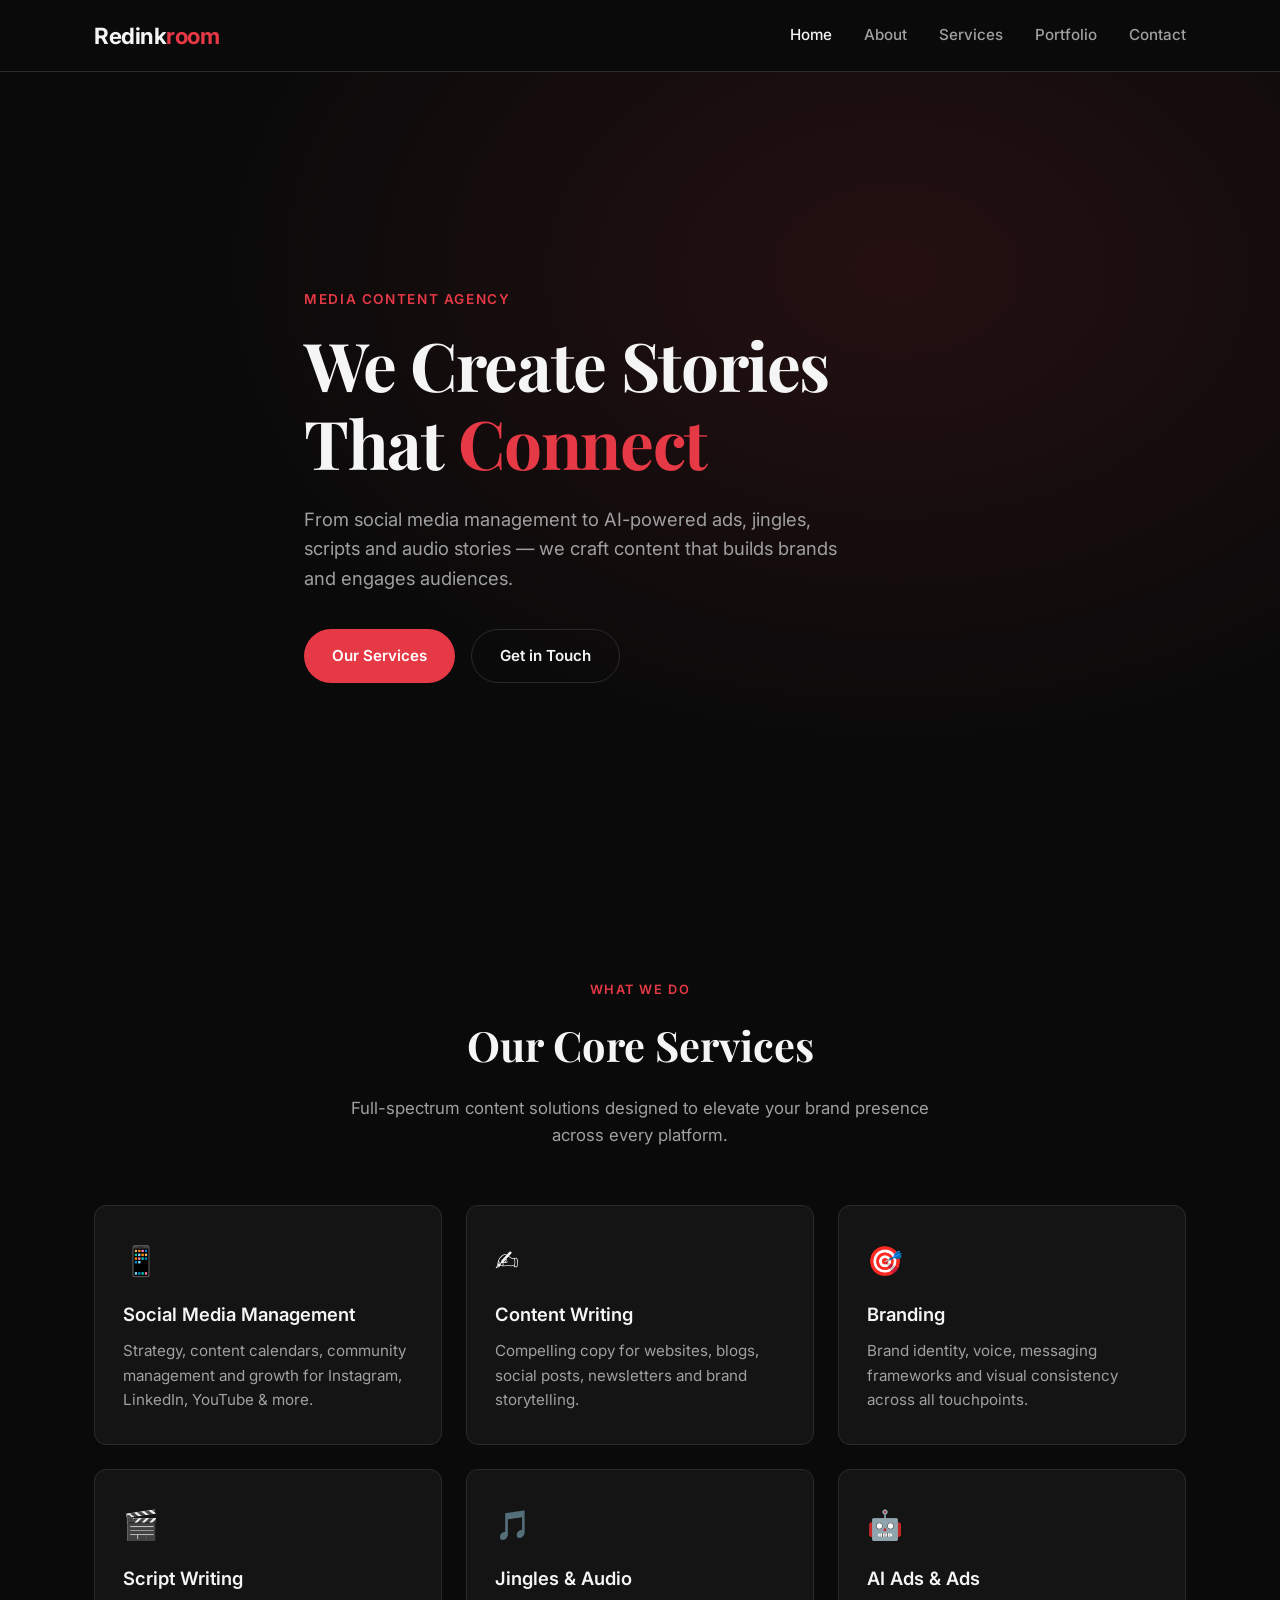
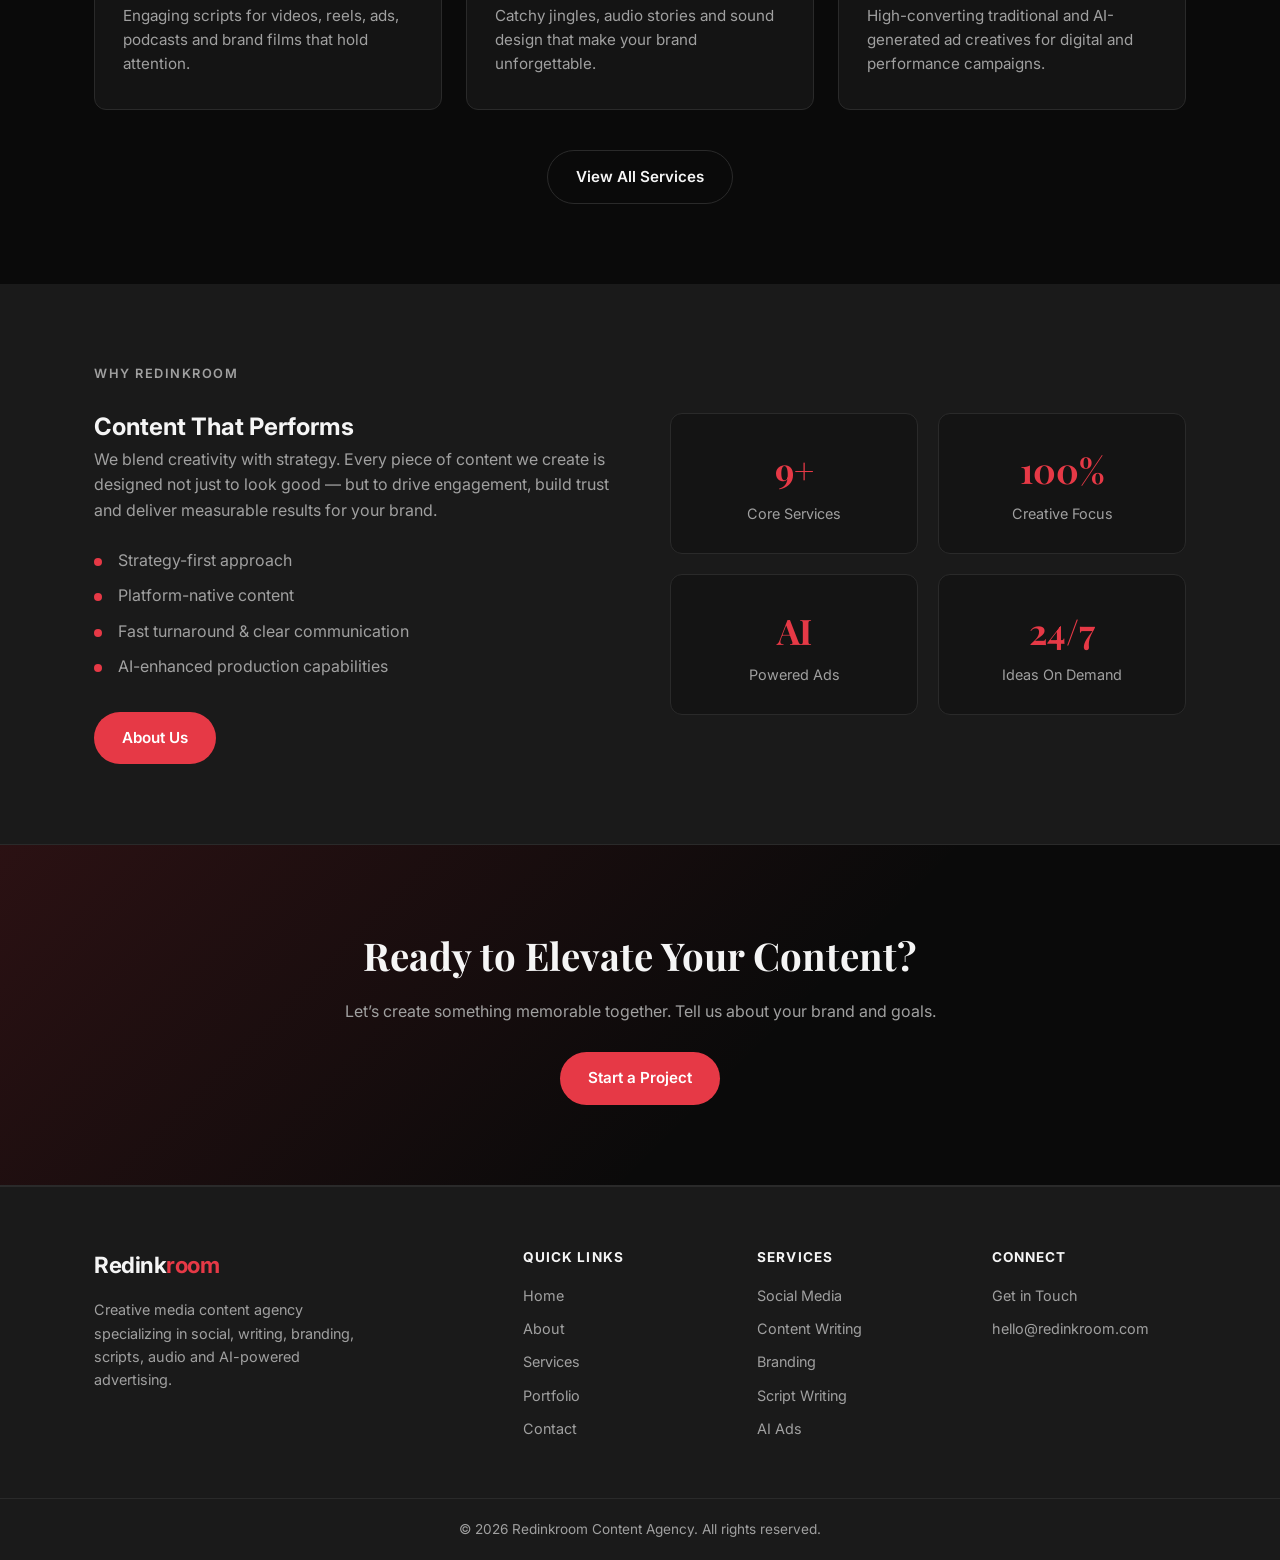
<file: redinkroom-portfolio-category-pages/index.html>
<!DOCTYPE html>
<html lang="en">
<head>
  <meta charset="UTF-8">
  <meta name="viewport" content="width=device-width, initial-scale=1.0">
  <title>Redinkroom Content Agency | Creative Media Solutions</title>
  <meta name="description" content="Redinkroom Content Agency - Social Media Management, Content Writing, Branding, Script Writing, Jingles, Ads, AI Ads, Blogging & Audio Stories.">
  <link rel="stylesheet" href="styles.css">
  <link rel="preconnect" href="https://fonts.googleapis.com">
  <link rel="preconnect" href="https://fonts.gstatic.com" crossorigin>
  <link href="https://fonts.googleapis.com/css2?family=Inter:wght@300;400;500;600;700;800&family=Playfair+Display:wght@600;700&display=swap" rel="stylesheet">
</head>
<body>
  <!-- Navigation -->
  <header class="header">
    <div class="container nav-container">
      <a href="index.html" class="logo">Redink<span>room</span></a>
      <nav class="nav" id="nav">
        <a href="index.html" class="active">Home</a>
        <a href="about.html">About</a>
        <a href="services.html">Services</a>
        <a href="portfolio.html">Portfolio</a>
        <a href="contact.html">Contact</a>
      </nav>
      <button class="menu-toggle" id="menuToggle" aria-label="Toggle menu">
        <span></span><span></span><span></span>
      </button>
    </div>
  </header>

  <!-- Hero Section -->
  <section class="hero">
    <div class="container hero-content">
      <p class="hero-tag">Media Content Agency</p>
      <h1>We Create Stories<br>That <span>Connect</span></h1>
      <p class="hero-desc">From social media management to AI-powered ads, jingles, scripts and audio stories — we craft content that builds brands and engages audiences.</p>
      <div class="hero-btns">
        <a href="services.html" class="btn btn-primary">Our Services</a>
        <a href="contact.html" class="btn btn-outline">Get in Touch</a>
      </div>
    </div>
    <div class="hero-overlay"></div>
  </section>

  <!-- Services Preview -->
  <section class="section services-preview">
    <div class="container">
      <div class="section-header">
        <p class="section-tag">What We Do</p>
        <h2>Our Core Services</h2>
        <p class="section-desc">Full-spectrum content solutions designed to elevate your brand presence across every platform.</p>
      </div>
      <div class="services-grid">
        <div class="service-card">
          <div class="service-icon">📱</div>
          <h3>Social Media Management</h3>
          <p>Strategy, content calendars, community management and growth for Instagram, LinkedIn, YouTube & more.</p>
        </div>
        <div class="service-card">
          <div class="service-icon">✍️</div>
          <h3>Content Writing</h3>
          <p>Compelling copy for websites, blogs, social posts, newsletters and brand storytelling.</p>
        </div>
        <div class="service-card">
          <div class="service-icon">🎯</div>
          <h3>Branding</h3>
          <p>Brand identity, voice, messaging frameworks and visual consistency across all touchpoints.</p>
        </div>
        <div class="service-card">
          <div class="service-icon">🎬</div>
          <h3>Script Writing</h3>
          <p>Engaging scripts for videos, reels, ads, podcasts and brand films that hold attention.</p>
        </div>
        <div class="service-card">
          <div class="service-icon">🎵</div>
          <h3>Jingles & Audio</h3>
          <p>Catchy jingles, audio stories and sound design that make your brand unforgettable.</p>
        </div>
        <div class="service-card">
          <div class="service-icon">🤖</div>
          <h3>AI Ads & Ads</h3>
          <p>High-converting traditional and AI-generated ad creatives for digital and performance campaigns.</p>
        </div>
      </div>
      <div class="text-center mt-40">
        <a href="services.html" class="btn btn-outline">View All Services</a>
      </div>
    </div>
  </section>

  <!-- Why Us -->
  <section class="section why-us">
    <div class="container">
      <div class="why-grid">
        <div class="why-content">
          <p class="section-tag">Why Redinkroom</p>
          <h2>Content That Performs</h2>
          <p>We blend creativity with strategy. Every piece of content we create is designed not just to look good — but to drive engagement, build trust and deliver measurable results for your brand.</p>
          <ul class="why-list">
            <li>Strategy-first approach</li>
            <li>Platform-native content</li>
            <li>Fast turnaround & clear communication</li>
            <li>AI-enhanced production capabilities</li>
          </ul>
          <a href="about.html" class="btn btn-primary">About Us</a>
        </div>
        <div class="why-stats">
          <div class="stat-box">
            <h3>9+</h3>
            <p>Core Services</p>
          </div>
          <div class="stat-box">
            <h3>100%</h3>
            <p>Creative Focus</p>
          </div>
          <div class="stat-box">
            <h3>AI</h3>
            <p>Powered Ads</p>
          </div>
          <div class="stat-box">
            <h3>24/7</h3>
            <p>Ideas On Demand</p>
          </div>
        </div>
      </div>
    </div>
  </section>

  <!-- CTA -->
  <section class="section cta-section">
    <div class="container text-center">
      <h2>Ready to Elevate Your Content?</h2>
      <p>Let’s create something memorable together. Tell us about your brand and goals.</p>
      <a href="contact.html" class="btn btn-primary">Start a Project</a>
    </div>
  </section>

  <!-- Footer -->
  <footer class="footer">
    <div class="container footer-grid">
      <div class="footer-brand">
        <a href="index.html" class="logo">Redink<span>room</span></a>
        <p>Creative media content agency specializing in social, writing, branding, scripts, audio and AI-powered advertising.</p>
      </div>
      <div class="footer-links">
        <h4>Quick Links</h4>
        <a href="index.html">Home</a>
        <a href="about.html">About</a>
        <a href="services.html">Services</a>
        <a href="portfolio.html">Portfolio</a>
        <a href="contact.html">Contact</a>
      </div>
      <div class="footer-links">
        <h4>Services</h4>
        <a href="services.html">Social Media</a>
        <a href="services.html">Content Writing</a>
        <a href="services.html">Branding</a>
        <a href="services.html">Script Writing</a>
        <a href="services.html">AI Ads</a>
      </div>
      <div class="footer-links">
        <h4>Connect</h4>
        <a href="contact.html">Get in Touch</a>
        <p class="footer-email">hello@redinkroom.com</p>
      </div>
    </div>
    <div class="footer-bottom">
      <div class="container">
        <p>© 2026 Redinkroom Content Agency. All rights reserved.</p>
      </div>
    </div>
  </footer>

  <script src="script.js"></script>
</body>
</html>
</file>
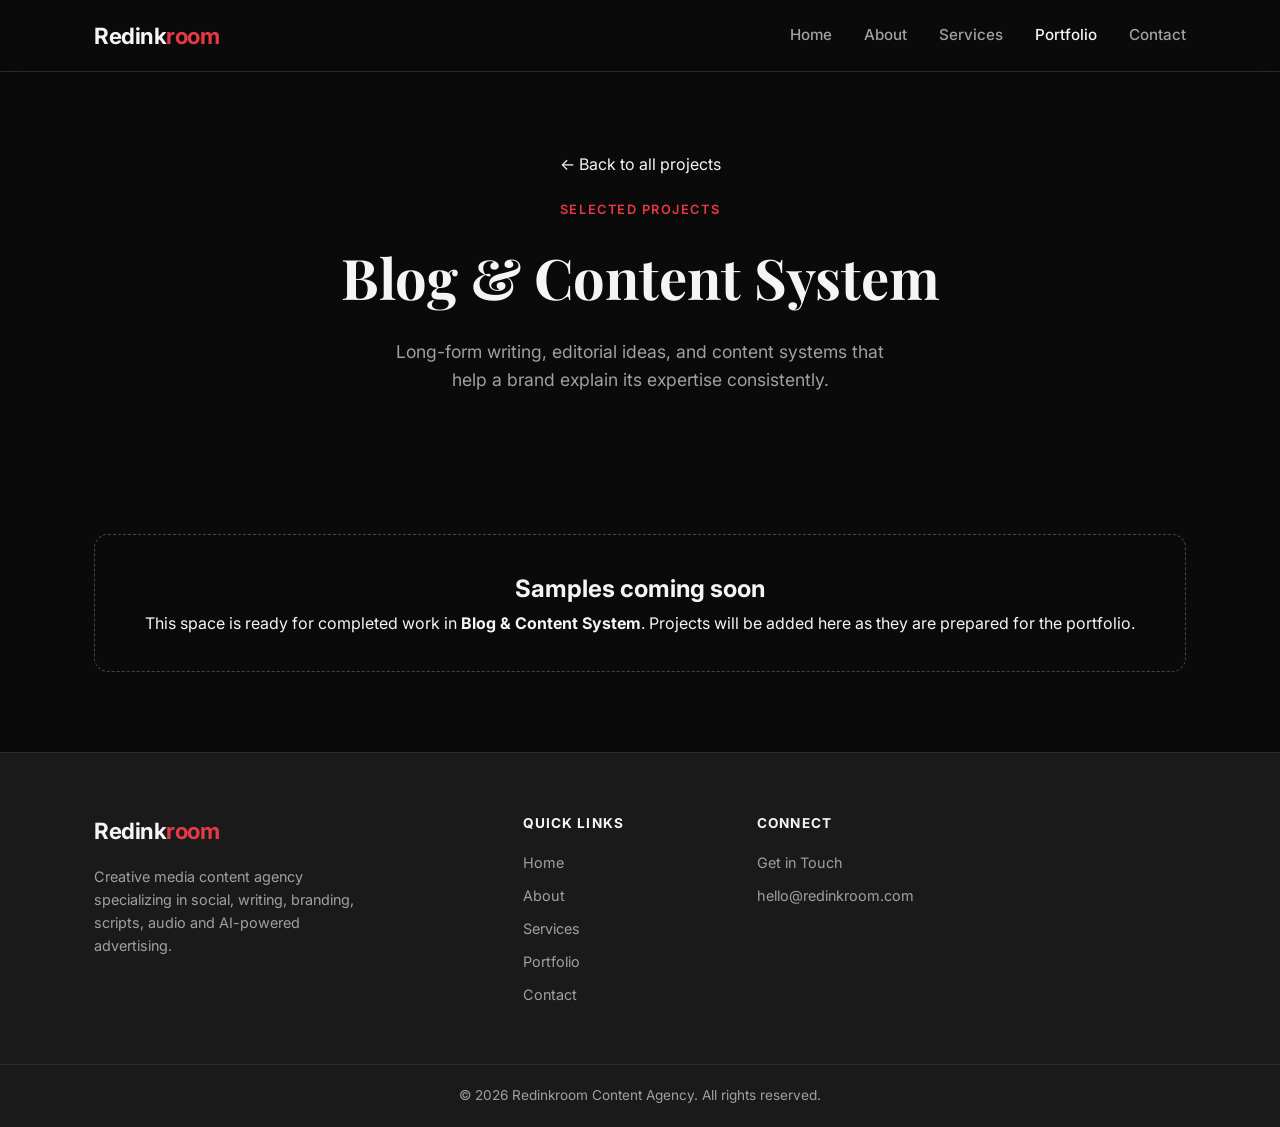
<file: redinkroom-portfolio-category-pages/portfolio/blog-content-system/index.html>
<!DOCTYPE html>
<html lang="en">
<head>
  <meta charset="UTF-8">
  <meta name="viewport" content="width=device-width, initial-scale=1.0">
  <title>Blog & Content System | Redinkroom Content Agency</title>
  <meta name="description" content="Long-form writing, editorial ideas, and content systems that help a brand explain its expertise consistently.">
  <link rel="stylesheet" href="../../styles.css">
  <link rel="preconnect" href="https://fonts.googleapis.com">
  <link rel="preconnect" href="https://fonts.gstatic.com" crossorigin>
  <link href="https://fonts.googleapis.com/css2?family=Inter:wght@300;400;500;600;700;800&family=Playfair+Display:wght@600;700&display=swap" rel="stylesheet">
</head>
<body>
<header class="header">
  <div class="container nav-container">
    <a href="../../index.html" class="logo">Redink<span>room</span></a>
    <nav class="nav" id="nav">
      <a href="../../index.html">Home</a>
      <a href="../../about.html">About</a>
      <a href="../../services.html">Services</a>
      <a href="../../portfolio.html" class="active">Portfolio</a>
      <a href="../../contact.html">Contact</a>
    </nav>
    <button class="menu-toggle" id="menuToggle" aria-label="Toggle menu">
      <span></span><span></span><span></span>
    </button>
  </div>
</header>
<main>
  <section class="page-hero category-hero">
    <div class="container">
      <a class="category-back-link" href="../../portfolio.html">← Back to all projects</a>
      <p class="section-tag">Selected Projects</p>
      <h1>Blog & Content System</h1>
      <p class="page-hero-desc">Long-form writing, editorial ideas, and content systems that help a brand explain its expertise consistently.</p>
    </div>
  </section>
  <section class="section">
    <div class="container">
      <div class="category-samples" aria-label="Blog & Content System samples">
        <div class="category-empty-state">
          <h2>Samples coming soon</h2>
          <p>This space is ready for completed work in <strong>Blog & Content System</strong>. Projects will be added here as they are prepared for the portfolio.</p>
        </div>
      </div>
      <!--
        HOW TO ADD A REAL SAMPLE:
        Copy the sample-card block below and paste it inside .category-samples.
        Replace the placeholder details with your actual work and remove this comment.

        <article class="sample-card">
          <p class="sample-meta">Project type · Year (optional)</p>
          <h2>Actual project title</h2>
          <p>One or two sentences explaining the brief, your role, and the work shown.</p>
          <a class="sample-link" href="../../contact.html">Discuss a similar project</a>
        </article>

        Only publish work you have permission to share. Do not use invented client names,
        outcomes, metrics, or project details.
      -->
    </div>
  </section>
</main>
<footer class="footer">
  <div class="container footer-grid">
    <div class="footer-brand">
      <a href="../../index.html" class="logo">Redink<span>room</span></a>
      <p>Creative media content agency specializing in social, writing, branding, scripts, audio and AI-powered advertising.</p>
    </div>
    <div class="footer-links">
      <h4>Quick Links</h4>
      <a href="../../index.html">Home</a>
      <a href="../../about.html">About</a>
      <a href="../../services.html">Services</a>
      <a href="../../portfolio.html">Portfolio</a>
      <a href="../../contact.html">Contact</a>
    </div>
    <div class="footer-links">
      <h4>Connect</h4>
      <a href="../../contact.html">Get in Touch</a>
      <p class="footer-email">hello@redinkroom.com</p>
    </div>
  </div>
  <div class="footer-bottom">
    <div class="container"><p>© 2026 Redinkroom Content Agency. All rights reserved.</p></div>
  </div>
</footer>
<script src="../../script.js"></script>
</body>
</html>
</file>
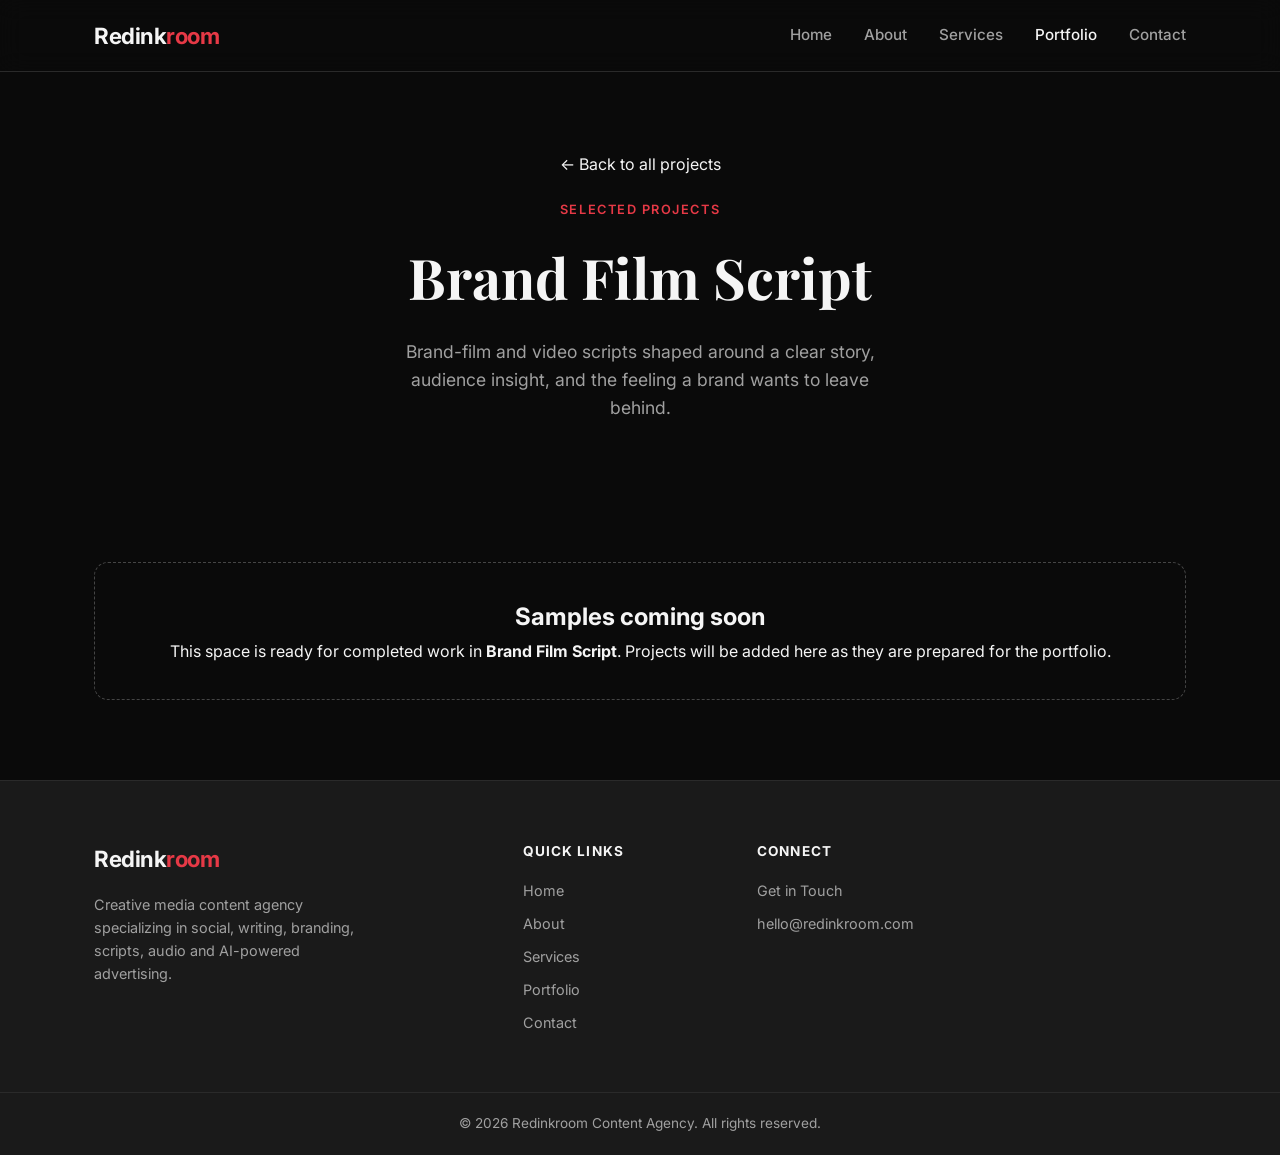
<file: redinkroom-portfolio-category-pages/portfolio/brand-film-script/index.html>
<!DOCTYPE html>
<html lang="en">
<head>
  <meta charset="UTF-8">
  <meta name="viewport" content="width=device-width, initial-scale=1.0">
  <title>Brand Film Script | Redinkroom Content Agency</title>
  <meta name="description" content="Brand-film and video scripts shaped around a clear story, audience insight, and the feeling a brand wants to leave behind.">
  <link rel="stylesheet" href="../../styles.css">
  <link rel="preconnect" href="https://fonts.googleapis.com">
  <link rel="preconnect" href="https://fonts.gstatic.com" crossorigin>
  <link href="https://fonts.googleapis.com/css2?family=Inter:wght@300;400;500;600;700;800&family=Playfair+Display:wght@600;700&display=swap" rel="stylesheet">
</head>
<body>
<header class="header">
  <div class="container nav-container">
    <a href="../../index.html" class="logo">Redink<span>room</span></a>
    <nav class="nav" id="nav">
      <a href="../../index.html">Home</a>
      <a href="../../about.html">About</a>
      <a href="../../services.html">Services</a>
      <a href="../../portfolio.html" class="active">Portfolio</a>
      <a href="../../contact.html">Contact</a>
    </nav>
    <button class="menu-toggle" id="menuToggle" aria-label="Toggle menu">
      <span></span><span></span><span></span>
    </button>
  </div>
</header>
<main>
  <section class="page-hero category-hero">
    <div class="container">
      <a class="category-back-link" href="../../portfolio.html">← Back to all projects</a>
      <p class="section-tag">Selected Projects</p>
      <h1>Brand Film Script</h1>
      <p class="page-hero-desc">Brand-film and video scripts shaped around a clear story, audience insight, and the feeling a brand wants to leave behind.</p>
    </div>
  </section>
  <section class="section">
    <div class="container">
      <div class="category-samples" aria-label="Brand Film Script samples">
        <div class="category-empty-state">
          <h2>Samples coming soon</h2>
          <p>This space is ready for completed work in <strong>Brand Film Script</strong>. Projects will be added here as they are prepared for the portfolio.</p>
        </div>
      </div>
      <!--
        HOW TO ADD A REAL SAMPLE:
        Copy the sample-card block below and paste it inside .category-samples.
        Replace the placeholder details with your actual work and remove this comment.

        <article class="sample-card">
          <p class="sample-meta">Project type · Year (optional)</p>
          <h2>Actual project title</h2>
          <p>One or two sentences explaining the brief, your role, and the work shown.</p>
          <a class="sample-link" href="../../contact.html">Discuss a similar project</a>
        </article>

        Only publish work you have permission to share. Do not use invented client names,
        outcomes, metrics, or project details.
      -->
    </div>
  </section>
</main>
<footer class="footer">
  <div class="container footer-grid">
    <div class="footer-brand">
      <a href="../../index.html" class="logo">Redink<span>room</span></a>
      <p>Creative media content agency specializing in social, writing, branding, scripts, audio and AI-powered advertising.</p>
    </div>
    <div class="footer-links">
      <h4>Quick Links</h4>
      <a href="../../index.html">Home</a>
      <a href="../../about.html">About</a>
      <a href="../../services.html">Services</a>
      <a href="../../portfolio.html">Portfolio</a>
      <a href="../../contact.html">Contact</a>
    </div>
    <div class="footer-links">
      <h4>Connect</h4>
      <a href="../../contact.html">Get in Touch</a>
      <p class="footer-email">hello@redinkroom.com</p>
    </div>
  </div>
  <div class="footer-bottom">
    <div class="container"><p>© 2026 Redinkroom Content Agency. All rights reserved.</p></div>
  </div>
</footer>
<script src="../../script.js"></script>
</body>
</html>
</file>
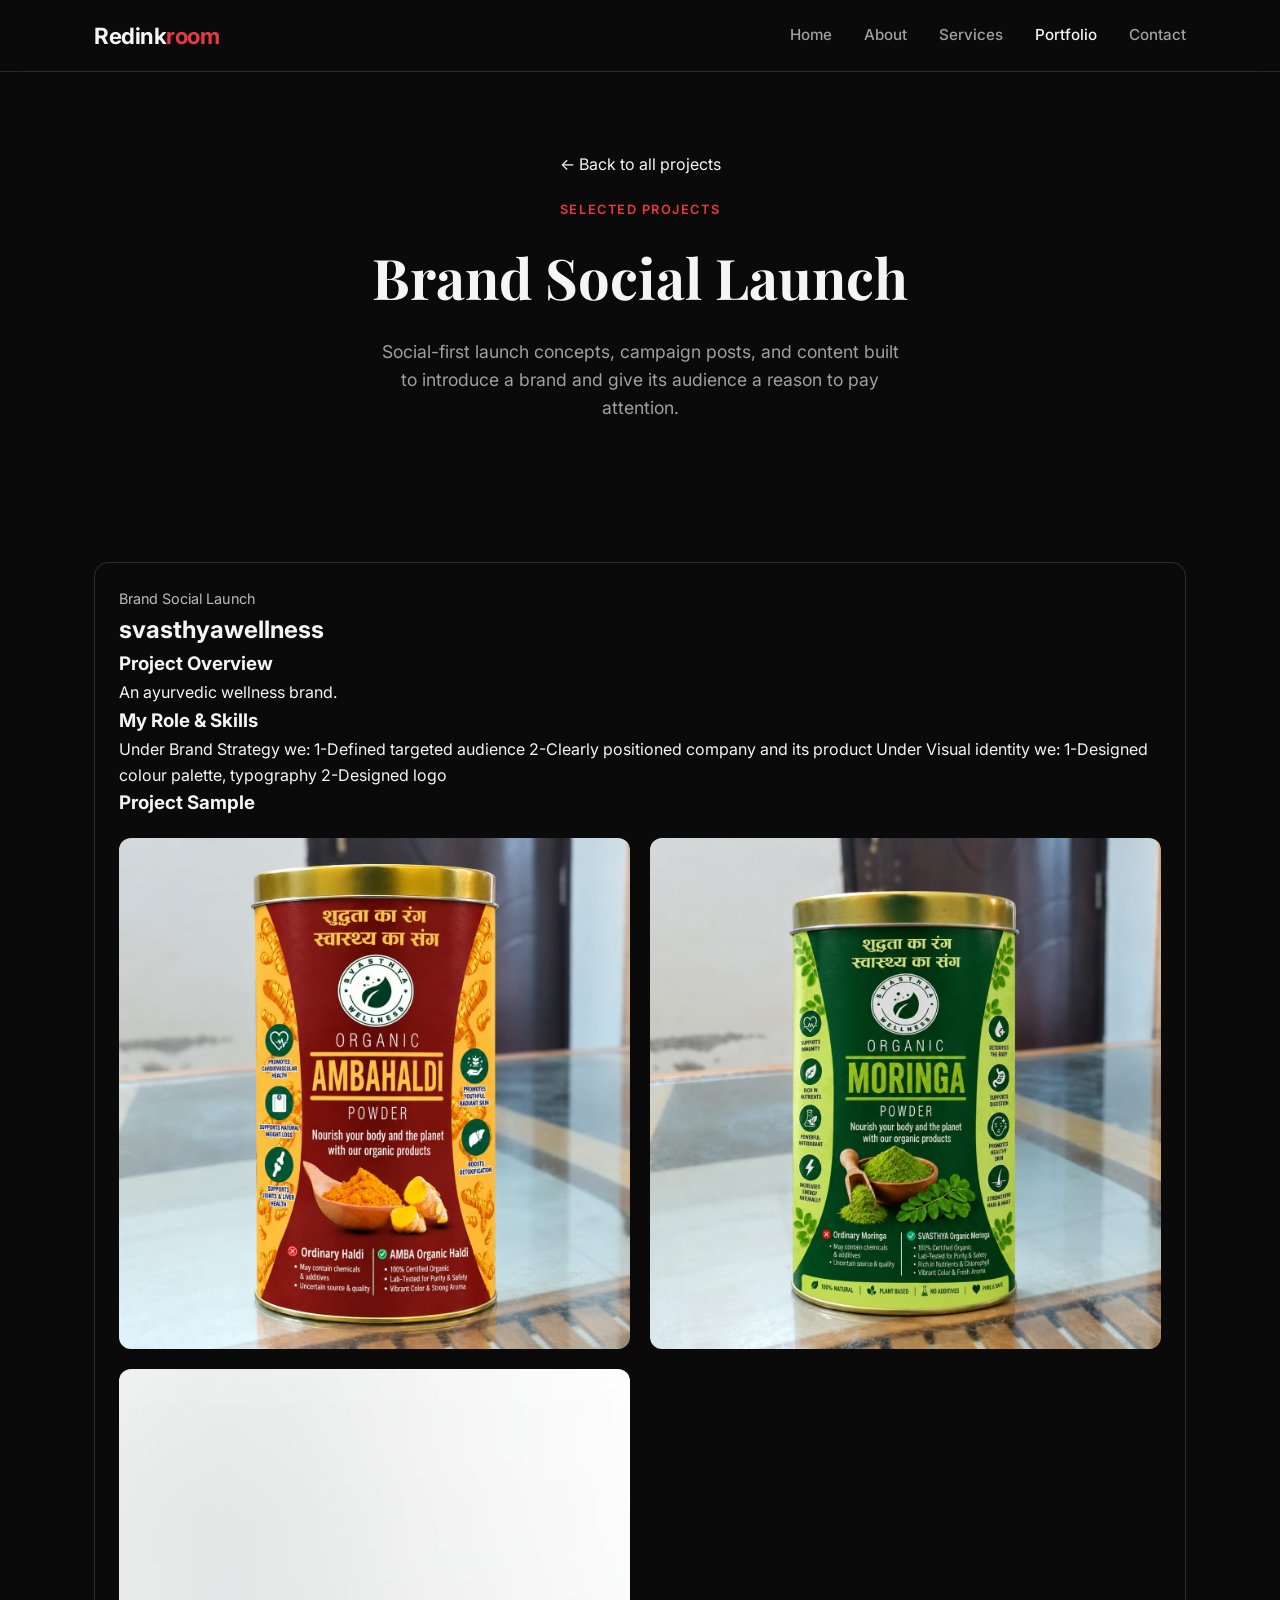
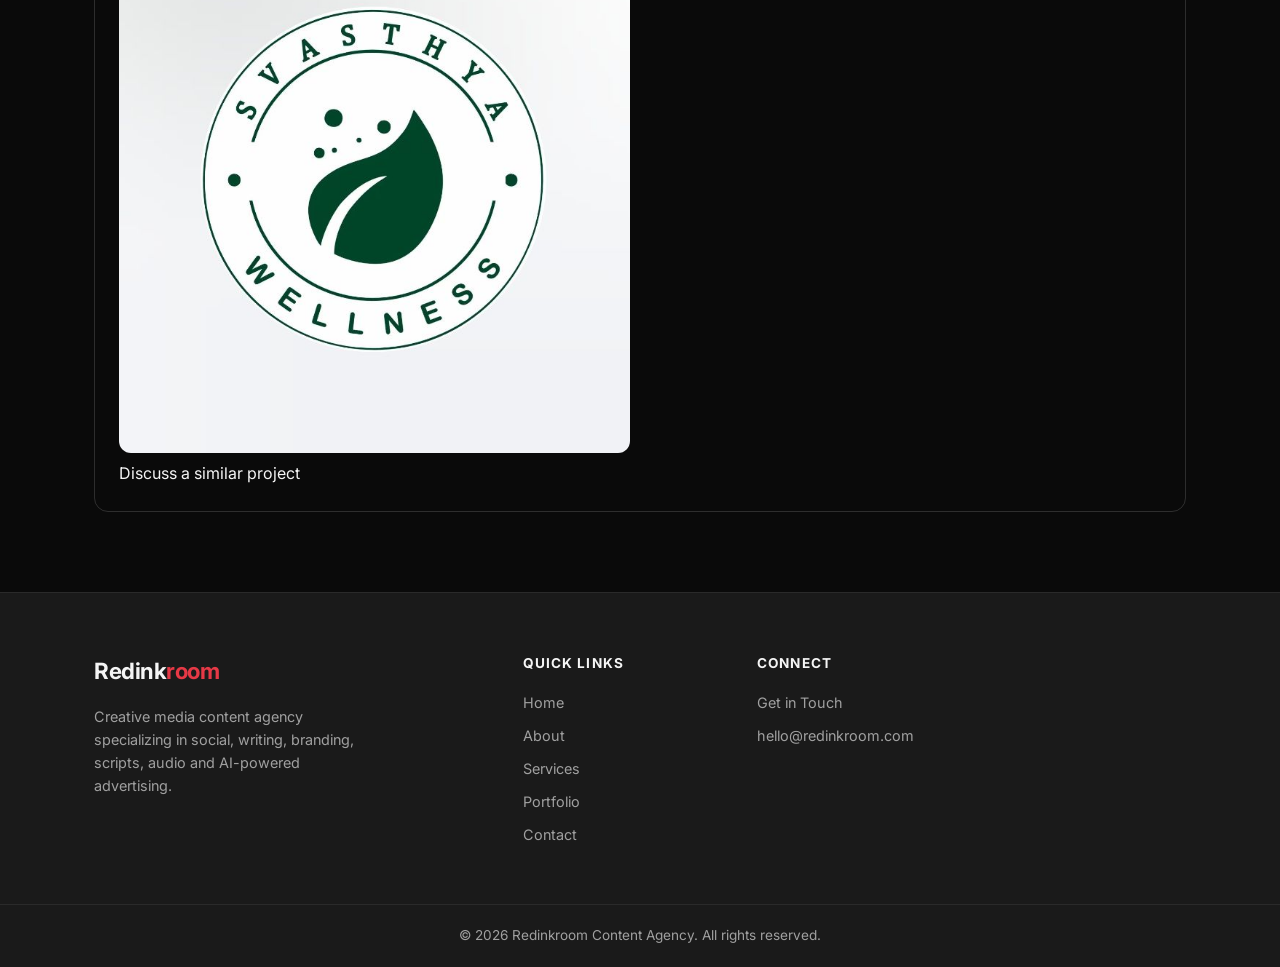
<file: redinkroom-portfolio-category-pages/portfolio/brand-social-launch/index.html>
<!DOCTYPE html>
<html lang="en">
<head>
  <meta charset="UTF-8">
  <meta name="viewport" content="width=device-width, initial-scale=1.0">
  <title>Brand Social Launch | Redinkroom Content Agency</title>
  <meta name="description" content="Social-first launch concepts, campaign posts, and content built to introduce a brand and give its audience a reason to pay attention.">
  <link rel="stylesheet" href="../../styles.css">
  <link rel="preconnect" href="https://fonts.googleapis.com">
  <link rel="preconnect" href="https://fonts.gstatic.com" crossorigin>
  <link href="https://fonts.googleapis.com/css2?family=Inter:wght@300;400;500;600;700;800&family=Playfair+Display:wght@600;700&display=swap" rel="stylesheet">
</head>
<body>
<header class="header">
  <div class="container nav-container">
    <a href="../../index.html" class="logo">Redink<span>room</span></a>
    <nav class="nav" id="nav">
      <a href="../../index.html">Home</a>
      <a href="../../about.html">About</a>
      <a href="../../services.html">Services</a>
      <a href="../../portfolio.html" class="active">Portfolio</a>
      <a href="../../contact.html">Contact</a>
    </nav>
    <button class="menu-toggle" id="menuToggle" aria-label="Toggle menu">
      <span></span><span></span><span></span>
    </button>
  </div>
</header>
<main>
  <section class="page-hero category-hero">
    <div class="container">
      <a class="category-back-link" href="../../portfolio.html">← Back to all projects</a>
      <p class="section-tag">Selected Projects</p>
      <h1>Brand Social Launch</h1>
      <p class="page-hero-desc">Social-first launch concepts, campaign posts, and content built to introduce a brand and give its audience a reason to pay attention.</p>
    </div>
  </section>
  <section class="section">
    <div class="container">
      <div class="category-samples" aria-label="Brand Social Launch samples">
        <article class="sample-card">
  <p class="sample-meta">Brand Social Launch</p>

  <h2>svasthyawellness</h2>

  <h3>Project Overview</h3>
  <p>
    An ayurvedic wellness brand.
  </p>

  <h3>My Role & Skills</h3>
  <p>
    Under Brand Strategy we:
        1-Defined targeted audience
        2-Clearly positioned company and its product 

    Under Visual identity we:
        1-Designed colour palette, typography 
        2-Designed logo
  </p>

  <h3>Project Sample</h3>
 

<div class="project-gallery">
  <img
    src="haldi.jpeg"
    alt="Brand Social Launch campaign post 1"
    loading="lazy"
  >

  <img
    src="moringa.jpeg"
    alt="Brand Social Launch campaign post 2"
    loading="lazy"
  >

  <img
    src="logo-svasthyawellness.jpeg"
    alt="Brand Social Launch campaign post 3"
    loading="lazy"
  >
</div>

  <a class="sample-link" href="../../contact.html">
    Discuss a similar project
  </a>
</article>
      </div>
      <!--
        HOW TO ADD A REAL SAMPLE:
        Copy the sample-card block below and paste it inside .category-samples.
        Replace the placeholder details with your actual work and remove this comment.

        <article class="sample-card">
          <p class="sample-meta">Project type · Year (optional)</p>
          <h2>Actual project title</h2>
          <p>One or two sentences explaining the brief, your role, and the work shown.</p>
          <a class="sample-link" href="../../contact.html">Discuss a similar project</a>
        </article>

        Only publish work you have permission to share. Do not use invented client names,
        outcomes, metrics, or project details.
      -->
    </div>
  </section>
</main>
<footer class="footer">
  <div class="container footer-grid">
    <div class="footer-brand">
      <a href="../../index.html" class="logo">Redink<span>room</span></a>
      <p>Creative media content agency specializing in social, writing, branding, scripts, audio and AI-powered advertising.</p>
    </div>
    <div class="footer-links">
      <h4>Quick Links</h4>
      <a href="../../index.html">Home</a>
      <a href="../../about.html">About</a>
      <a href="../../services.html">Services</a>
      <a href="../../portfolio.html">Portfolio</a>
      <a href="../../contact.html">Contact</a>
    </div>
    <div class="footer-links">
      <h4>Connect</h4>
      <a href="../../contact.html">Get in Touch</a>
      <p class="footer-email">hello@redinkroom.com</p>
    </div>
  </div>
  <div class="footer-bottom">
    <div class="container"><p>© 2026 Redinkroom Content Agency. All rights reserved.</p></div>
  </div>
</footer>
<script src="../../script.js"></script>
</body>
</html>
</file>
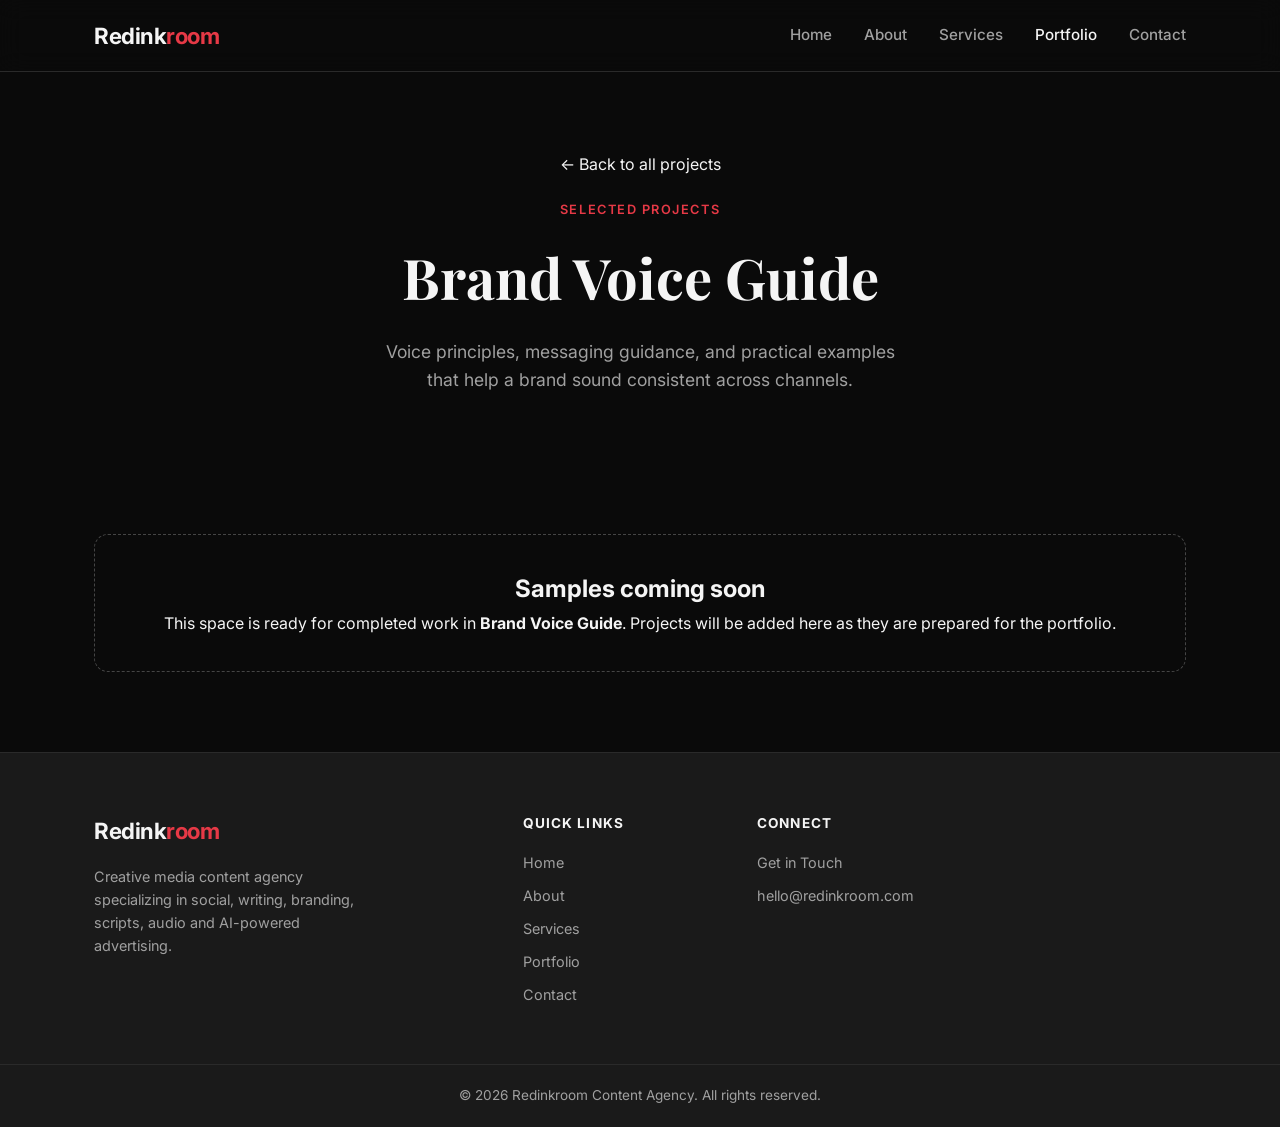
<file: redinkroom-portfolio-category-pages/portfolio/brand-voice-guide/index.html>
<!DOCTYPE html>
<html lang="en">
<head>
  <meta charset="UTF-8">
  <meta name="viewport" content="width=device-width, initial-scale=1.0">
  <title>Brand Voice Guide | Redinkroom Content Agency</title>
  <meta name="description" content="Voice principles, messaging guidance, and practical examples that help a brand sound consistent across channels.">
  <link rel="stylesheet" href="../../styles.css">
  <link rel="preconnect" href="https://fonts.googleapis.com">
  <link rel="preconnect" href="https://fonts.gstatic.com" crossorigin>
  <link href="https://fonts.googleapis.com/css2?family=Inter:wght@300;400;500;600;700;800&family=Playfair+Display:wght@600;700&display=swap" rel="stylesheet">
</head>
<body>
<header class="header">
  <div class="container nav-container">
    <a href="../../index.html" class="logo">Redink<span>room</span></a>
    <nav class="nav" id="nav">
      <a href="../../index.html">Home</a>
      <a href="../../about.html">About</a>
      <a href="../../services.html">Services</a>
      <a href="../../portfolio.html" class="active">Portfolio</a>
      <a href="../../contact.html">Contact</a>
    </nav>
    <button class="menu-toggle" id="menuToggle" aria-label="Toggle menu">
      <span></span><span></span><span></span>
    </button>
  </div>
</header>
<main>
  <section class="page-hero category-hero">
    <div class="container">
      <a class="category-back-link" href="../../portfolio.html">← Back to all projects</a>
      <p class="section-tag">Selected Projects</p>
      <h1>Brand Voice Guide</h1>
      <p class="page-hero-desc">Voice principles, messaging guidance, and practical examples that help a brand sound consistent across channels.</p>
    </div>
  </section>
  <section class="section">
    <div class="container">
      <div class="category-samples" aria-label="Brand Voice Guide samples">
        <div class="category-empty-state">
          <h2>Samples coming soon</h2>
          <p>This space is ready for completed work in <strong>Brand Voice Guide</strong>. Projects will be added here as they are prepared for the portfolio.</p>
        </div>
      </div>
      <!--
        HOW TO ADD A REAL SAMPLE:
        Copy the sample-card block below and paste it inside .category-samples.
        Replace the placeholder details with your actual work and remove this comment.

        <article class="sample-card">
          <p class="sample-meta">Project type · Year (optional)</p>
          <h2>Actual project title</h2>
          <p>One or two sentences explaining the brief, your role, and the work shown.</p>
          <a class="sample-link" href="../../contact.html">Discuss a similar project</a>
        </article>

        Only publish work you have permission to share. Do not use invented client names,
        outcomes, metrics, or project details.
      -->
    </div>
  </section>
</main>
<footer class="footer">
  <div class="container footer-grid">
    <div class="footer-brand">
      <a href="../../index.html" class="logo">Redink<span>room</span></a>
      <p>Creative media content agency specializing in social, writing, branding, scripts, audio and AI-powered advertising.</p>
    </div>
    <div class="footer-links">
      <h4>Quick Links</h4>
      <a href="../../index.html">Home</a>
      <a href="../../about.html">About</a>
      <a href="../../services.html">Services</a>
      <a href="../../portfolio.html">Portfolio</a>
      <a href="../../contact.html">Contact</a>
    </div>
    <div class="footer-links">
      <h4>Connect</h4>
      <a href="../../contact.html">Get in Touch</a>
      <p class="footer-email">hello@redinkroom.com</p>
    </div>
  </div>
  <div class="footer-bottom">
    <div class="container"><p>© 2026 Redinkroom Content Agency. All rights reserved.</p></div>
  </div>
</footer>
<script src="../../script.js"></script>
</body>
</html>
</file>
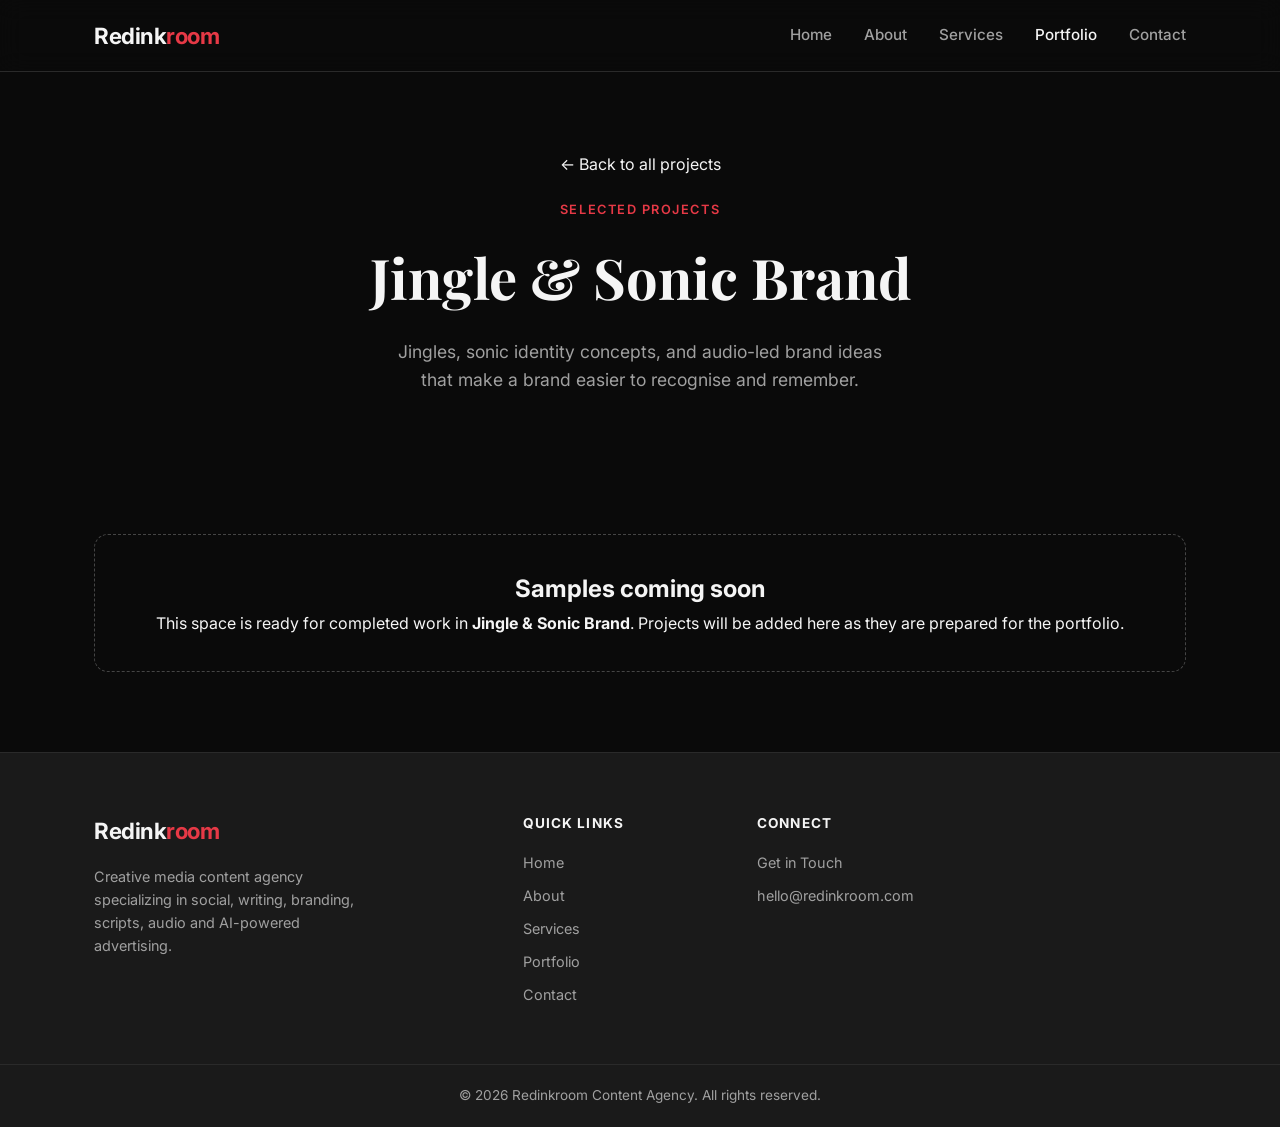
<file: redinkroom-portfolio-category-pages/portfolio/jingle-sonic-brand/index.html>
<!DOCTYPE html>
<html lang="en">
<head>
  <meta charset="UTF-8">
  <meta name="viewport" content="width=device-width, initial-scale=1.0">
  <title>Jingle & Sonic Brand | Redinkroom Content Agency</title>
  <meta name="description" content="Jingles, sonic identity concepts, and audio-led brand ideas that make a brand easier to recognise and remember.">
  <link rel="stylesheet" href="../../styles.css">
  <link rel="preconnect" href="https://fonts.googleapis.com">
  <link rel="preconnect" href="https://fonts.gstatic.com" crossorigin>
  <link href="https://fonts.googleapis.com/css2?family=Inter:wght@300;400;500;600;700;800&family=Playfair+Display:wght@600;700&display=swap" rel="stylesheet">
</head>
<body>
<header class="header">
  <div class="container nav-container">
    <a href="../../index.html" class="logo">Redink<span>room</span></a>
    <nav class="nav" id="nav">
      <a href="../../index.html">Home</a>
      <a href="../../about.html">About</a>
      <a href="../../services.html">Services</a>
      <a href="../../portfolio.html" class="active">Portfolio</a>
      <a href="../../contact.html">Contact</a>
    </nav>
    <button class="menu-toggle" id="menuToggle" aria-label="Toggle menu">
      <span></span><span></span><span></span>
    </button>
  </div>
</header>
<main>
  <section class="page-hero category-hero">
    <div class="container">
      <a class="category-back-link" href="../../portfolio.html">← Back to all projects</a>
      <p class="section-tag">Selected Projects</p>
      <h1>Jingle & Sonic Brand</h1>
      <p class="page-hero-desc">Jingles, sonic identity concepts, and audio-led brand ideas that make a brand easier to recognise and remember.</p>
    </div>
  </section>
  <section class="section">
    <div class="container">
      <div class="category-samples" aria-label="Jingle & Sonic Brand samples">
        <div class="category-empty-state">
          <h2>Samples coming soon</h2>
          <p>This space is ready for completed work in <strong>Jingle & Sonic Brand</strong>. Projects will be added here as they are prepared for the portfolio.</p>
        </div>
      </div>
      <!--
        HOW TO ADD A REAL SAMPLE:
        Copy the sample-card block below and paste it inside .category-samples.
        Replace the placeholder details with your actual work and remove this comment.

        <article class="sample-card">
          <p class="sample-meta">Project type · Year (optional)</p>
          <h2>Actual project title</h2>
          <p>One or two sentences explaining the brief, your role, and the work shown.</p>
          <a class="sample-link" href="../../contact.html">Discuss a similar project</a>
        </article>

        Only publish work you have permission to share. Do not use invented client names,
        outcomes, metrics, or project details.
      -->
    </div>
  </section>
</main>
<footer class="footer">
  <div class="container footer-grid">
    <div class="footer-brand">
      <a href="../../index.html" class="logo">Redink<span>room</span></a>
      <p>Creative media content agency specializing in social, writing, branding, scripts, audio and AI-powered advertising.</p>
    </div>
    <div class="footer-links">
      <h4>Quick Links</h4>
      <a href="../../index.html">Home</a>
      <a href="../../about.html">About</a>
      <a href="../../services.html">Services</a>
      <a href="../../portfolio.html">Portfolio</a>
      <a href="../../contact.html">Contact</a>
    </div>
    <div class="footer-links">
      <h4>Connect</h4>
      <a href="../../contact.html">Get in Touch</a>
      <p class="footer-email">hello@redinkroom.com</p>
    </div>
  </div>
  <div class="footer-bottom">
    <div class="container"><p>© 2026 Redinkroom Content Agency. All rights reserved.</p></div>
  </div>
</footer>
<script src="../../script.js"></script>
</body>
</html>
</file>
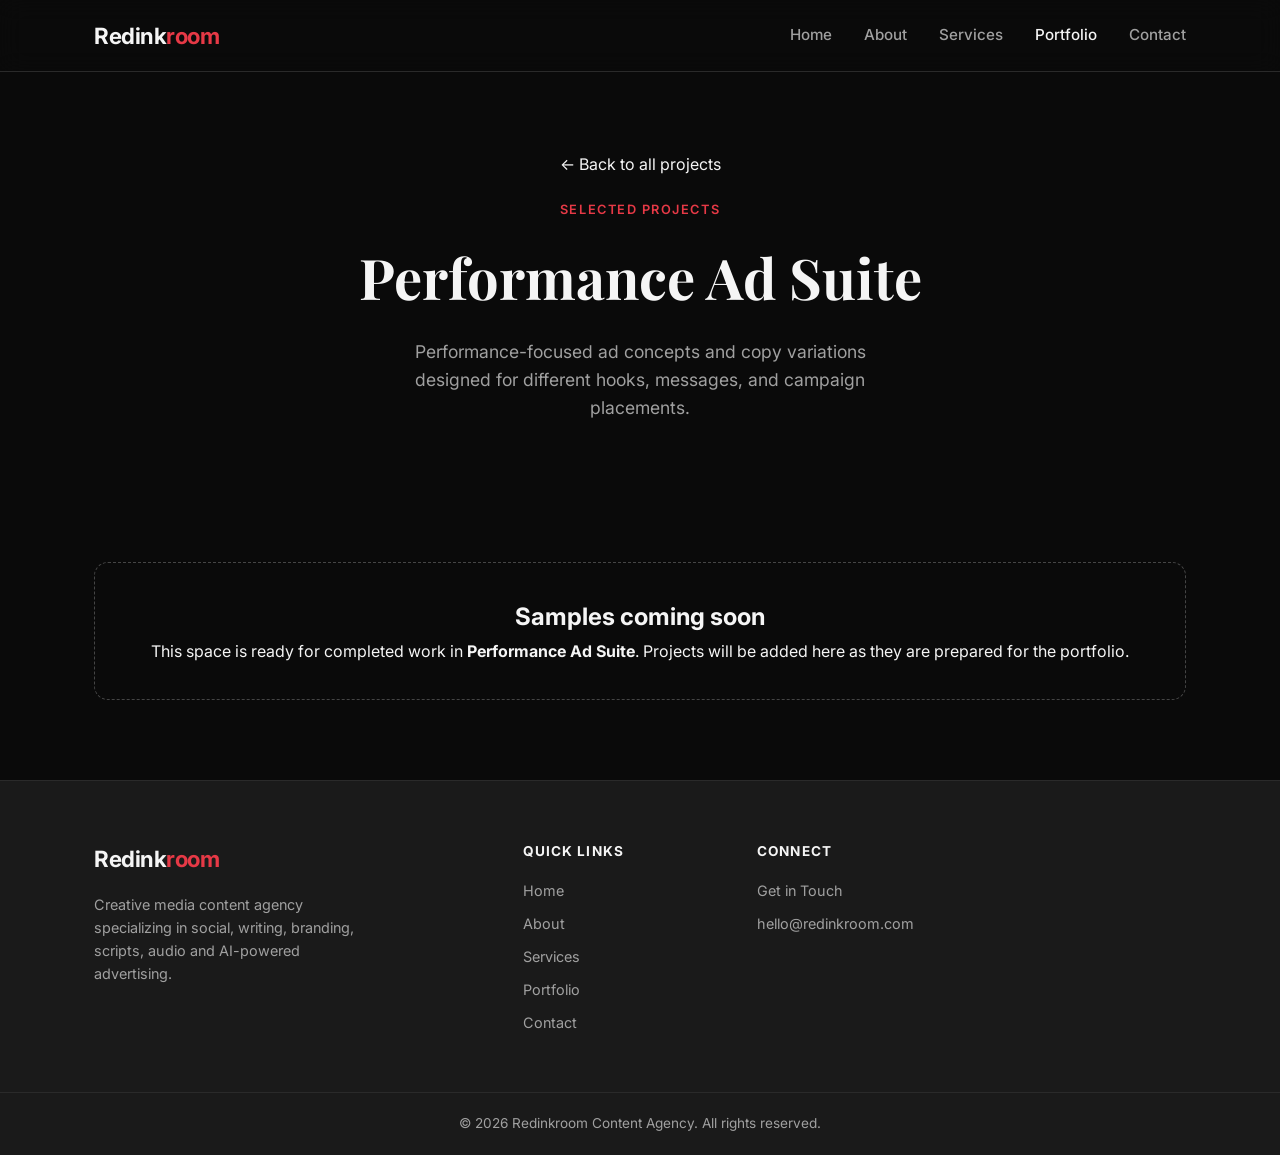
<file: redinkroom-portfolio-category-pages/portfolio/performance-ad-suite/index.html>
<!DOCTYPE html>
<html lang="en">
<head>
  <meta charset="UTF-8">
  <meta name="viewport" content="width=device-width, initial-scale=1.0">
  <title>Performance Ad Suite | Redinkroom Content Agency</title>
  <meta name="description" content="Performance-focused ad concepts and copy variations designed for different hooks, messages, and campaign placements.">
  <link rel="stylesheet" href="../../styles.css">
  <link rel="preconnect" href="https://fonts.googleapis.com">
  <link rel="preconnect" href="https://fonts.gstatic.com" crossorigin>
  <link href="https://fonts.googleapis.com/css2?family=Inter:wght@300;400;500;600;700;800&family=Playfair+Display:wght@600;700&display=swap" rel="stylesheet">
</head>
<body>
<header class="header">
  <div class="container nav-container">
    <a href="../../index.html" class="logo">Redink<span>room</span></a>
    <nav class="nav" id="nav">
      <a href="../../index.html">Home</a>
      <a href="../../about.html">About</a>
      <a href="../../services.html">Services</a>
      <a href="../../portfolio.html" class="active">Portfolio</a>
      <a href="../../contact.html">Contact</a>
    </nav>
    <button class="menu-toggle" id="menuToggle" aria-label="Toggle menu">
      <span></span><span></span><span></span>
    </button>
  </div>
</header>
<main>
  <section class="page-hero category-hero">
    <div class="container">
      <a class="category-back-link" href="../../portfolio.html">← Back to all projects</a>
      <p class="section-tag">Selected Projects</p>
      <h1>Performance Ad Suite</h1>
      <p class="page-hero-desc">Performance-focused ad concepts and copy variations designed for different hooks, messages, and campaign placements.</p>
    </div>
  </section>
  <section class="section">
    <div class="container">
      <div class="category-samples" aria-label="Performance Ad Suite samples">
        <div class="category-empty-state">
          <h2>Samples coming soon</h2>
          <p>This space is ready for completed work in <strong>Performance Ad Suite</strong>. Projects will be added here as they are prepared for the portfolio.</p>
        </div>
      </div>
      <!--
        HOW TO ADD A REAL SAMPLE:
        Copy the sample-card block below and paste it inside .category-samples.
        Replace the placeholder details with your actual work and remove this comment.

        <article class="sample-card">
          <p class="sample-meta">Project type · Year (optional)</p>
          <h2>Actual project title</h2>
          <p>One or two sentences explaining the brief, your role, and the work shown.</p>
          <a class="sample-link" href="../../contact.html">Discuss a similar project</a>
        </article>

        Only publish work you have permission to share. Do not use invented client names,
        outcomes, metrics, or project details.
      -->
    </div>
  </section>
</main>
<footer class="footer">
  <div class="container footer-grid">
    <div class="footer-brand">
      <a href="../../index.html" class="logo">Redink<span>room</span></a>
      <p>Creative media content agency specializing in social, writing, branding, scripts, audio and AI-powered advertising.</p>
    </div>
    <div class="footer-links">
      <h4>Quick Links</h4>
      <a href="../../index.html">Home</a>
      <a href="../../about.html">About</a>
      <a href="../../services.html">Services</a>
      <a href="../../portfolio.html">Portfolio</a>
      <a href="../../contact.html">Contact</a>
    </div>
    <div class="footer-links">
      <h4>Connect</h4>
      <a href="../../contact.html">Get in Touch</a>
      <p class="footer-email">hello@redinkroom.com</p>
    </div>
  </div>
  <div class="footer-bottom">
    <div class="container"><p>© 2026 Redinkroom Content Agency. All rights reserved.</p></div>
  </div>
</footer>
<script src="../../script.js"></script>
</body>
</html>
</file>
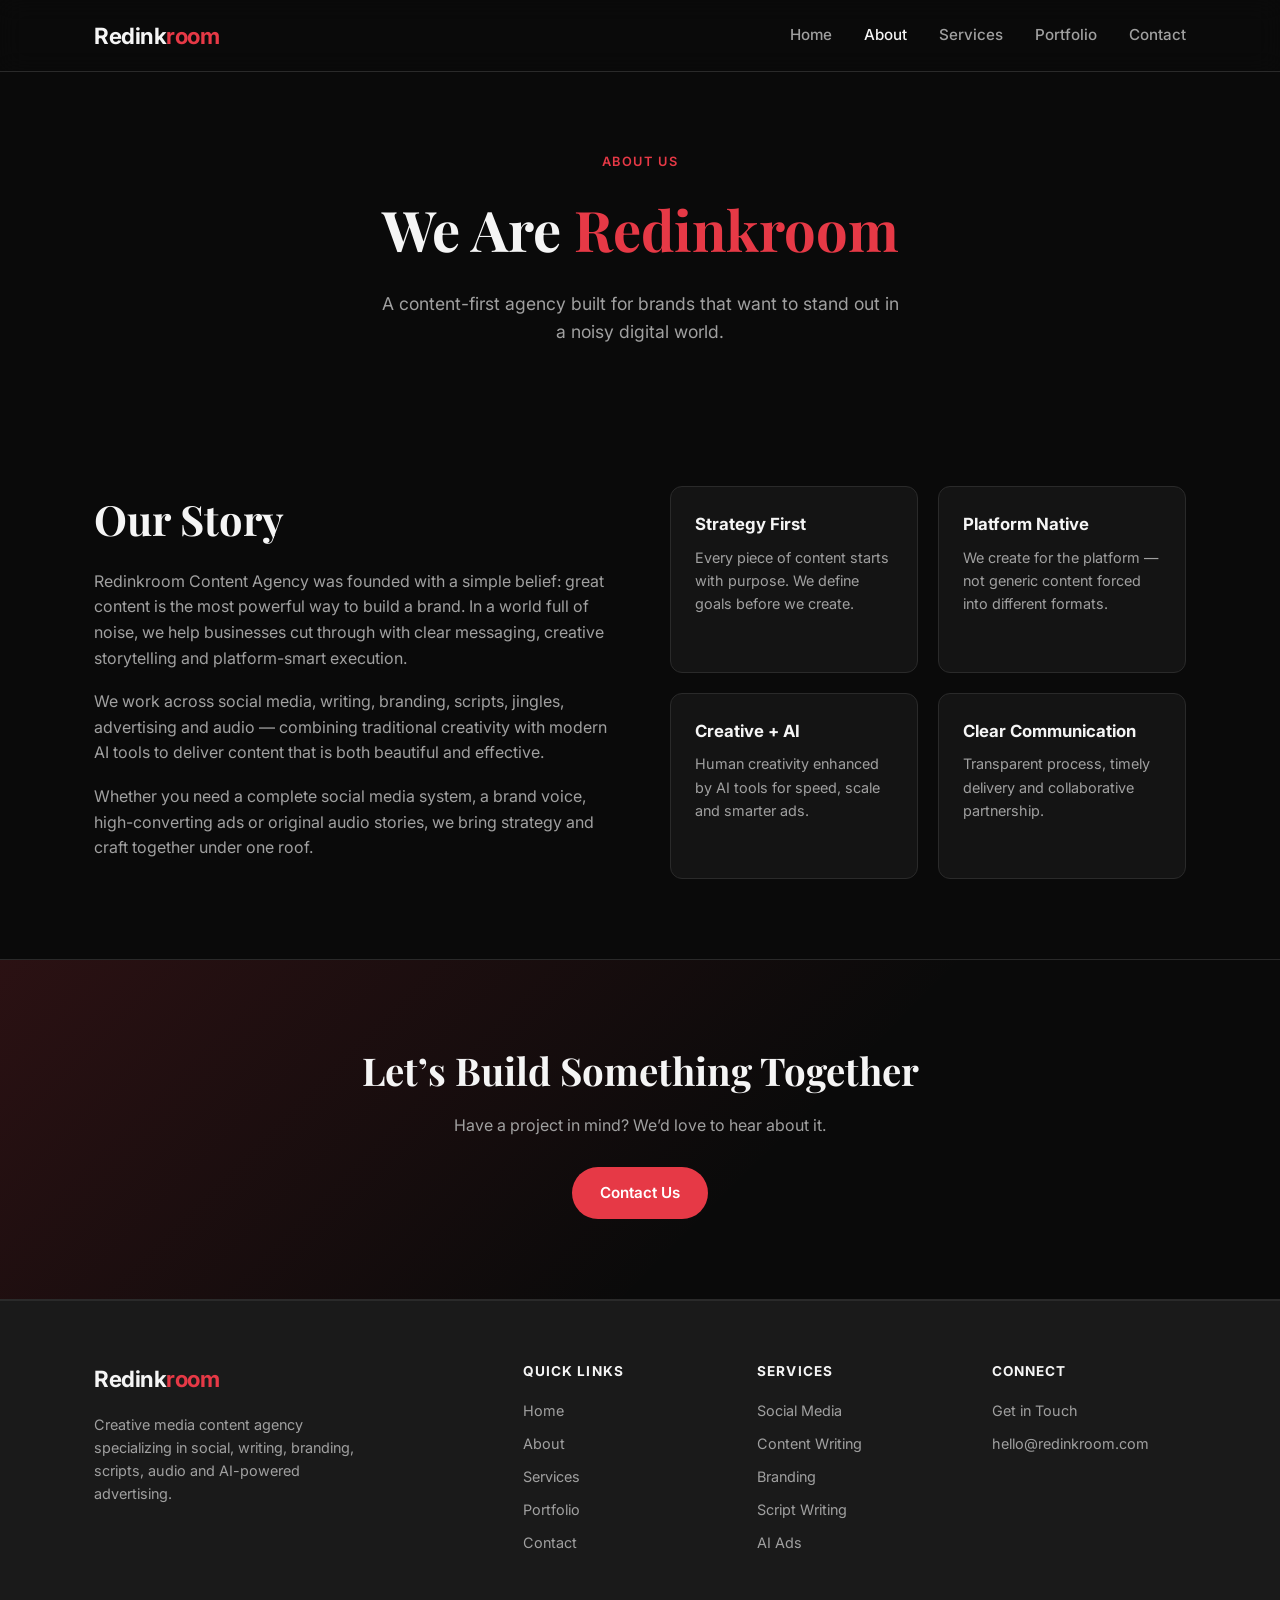
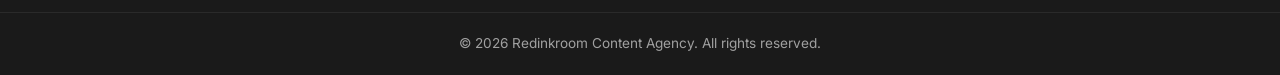
<file: redinkroom-portfolio-category-pages/about.html>
<!DOCTYPE html>
<html lang="en">
<head>
  <meta charset="UTF-8">
  <meta name="viewport" content="width=device-width, initial-scale=1.0">
  <title>About Us | Redinkroom Content Agency</title>
  <meta name="description" content="Learn about Redinkroom Content Agency — our mission, approach and the creative team behind the content.">
  <link rel="stylesheet" href="styles.css">
  <link rel="preconnect" href="https://fonts.googleapis.com">
  <link rel="preconnect" href="https://fonts.gstatic.com" crossorigin>
  <link href="https://fonts.googleapis.com/css2?family=Inter:wght@300;400;500;600;700;800&family=Playfair+Display:wght@600;700&display=swap" rel="stylesheet">
</head>
<body>
  <header class="header">
    <div class="container nav-container">
      <a href="index.html" class="logo">Redink<span>room</span></a>
      <nav class="nav" id="nav">
        <a href="index.html">Home</a>
        <a href="about.html" class="active">About</a>
        <a href="services.html">Services</a>
        <a href="portfolio.html">Portfolio</a>
        <a href="contact.html">Contact</a>
      </nav>
      <button class="menu-toggle" id="menuToggle" aria-label="Toggle menu">
        <span></span><span></span><span></span>
      </button>
    </div>
  </header>

  <section class="page-hero">
    <div class="container">
      <p class="section-tag">About Us</p>
      <h1>We Are <span>Redinkroom</span></h1>
      <p class="page-hero-desc">A content-first agency built for brands that want to stand out in a noisy digital world.</p>
    </div>
  </section>

  <section class="section">
    <div class="container about-content">
      <div class="about-text">
        <h2>Our Story</h2>
        <p>Redinkroom Content Agency was founded with a simple belief: great content is the most powerful way to build a brand. In a world full of noise, we help businesses cut through with clear messaging, creative storytelling and platform-smart execution.</p>
        <p>We work across social media, writing, branding, scripts, jingles, advertising and audio — combining traditional creativity with modern AI tools to deliver content that is both beautiful and effective.</p>
        <p>Whether you need a complete social media system, a brand voice, high-converting ads or original audio stories, we bring strategy and craft together under one roof.</p>
      </div>
      <div class="about-values">
        <div class="value-card">
          <h3>Strategy First</h3>
          <p>Every piece of content starts with purpose. We define goals before we create.</p>
        </div>
        <div class="value-card">
          <h3>Platform Native</h3>
          <p>We create for the platform — not generic content forced into different formats.</p>
        </div>
        <div class="value-card">
          <h3>Creative + AI</h3>
          <p>Human creativity enhanced by AI tools for speed, scale and smarter ads.</p>
        </div>
        <div class="value-card">
          <h3>Clear Communication</h3>
          <p>Transparent process, timely delivery and collaborative partnership.</p>
        </div>
      </div>
    </div>
  </section>

  <section class="section cta-section">
    <div class="container text-center">
      <h2>Let’s Build Something Together</h2>
      <p>Have a project in mind? We’d love to hear about it.</p>
      <a href="contact.html" class="btn btn-primary">Contact Us</a>
    </div>
  </section>

  <footer class="footer">
    <div class="container footer-grid">
      <div class="footer-brand">
        <a href="index.html" class="logo">Redink<span>room</span></a>
        <p>Creative media content agency specializing in social, writing, branding, scripts, audio and AI-powered advertising.</p>
      </div>
      <div class="footer-links">
        <h4>Quick Links</h4>
        <a href="index.html">Home</a>
        <a href="about.html">About</a>
        <a href="services.html">Services</a>
        <a href="portfolio.html">Portfolio</a>
        <a href="contact.html">Contact</a>
      </div>
      <div class="footer-links">
        <h4>Services</h4>
        <a href="services.html">Social Media</a>
        <a href="services.html">Content Writing</a>
        <a href="services.html">Branding</a>
        <a href="services.html">Script Writing</a>
        <a href="services.html">AI Ads</a>
      </div>
      <div class="footer-links">
        <h4>Connect</h4>
        <a href="contact.html">Get in Touch</a>
        <p class="footer-email">hello@redinkroom.com</p>
      </div>
    </div>
    <div class="footer-bottom">
      <div class="container">
        <p>© 2026 Redinkroom Content Agency. All rights reserved.</p>
      </div>
    </div>
  </footer>

  <script src="script.js"></script>
</body>
</html>
</file>
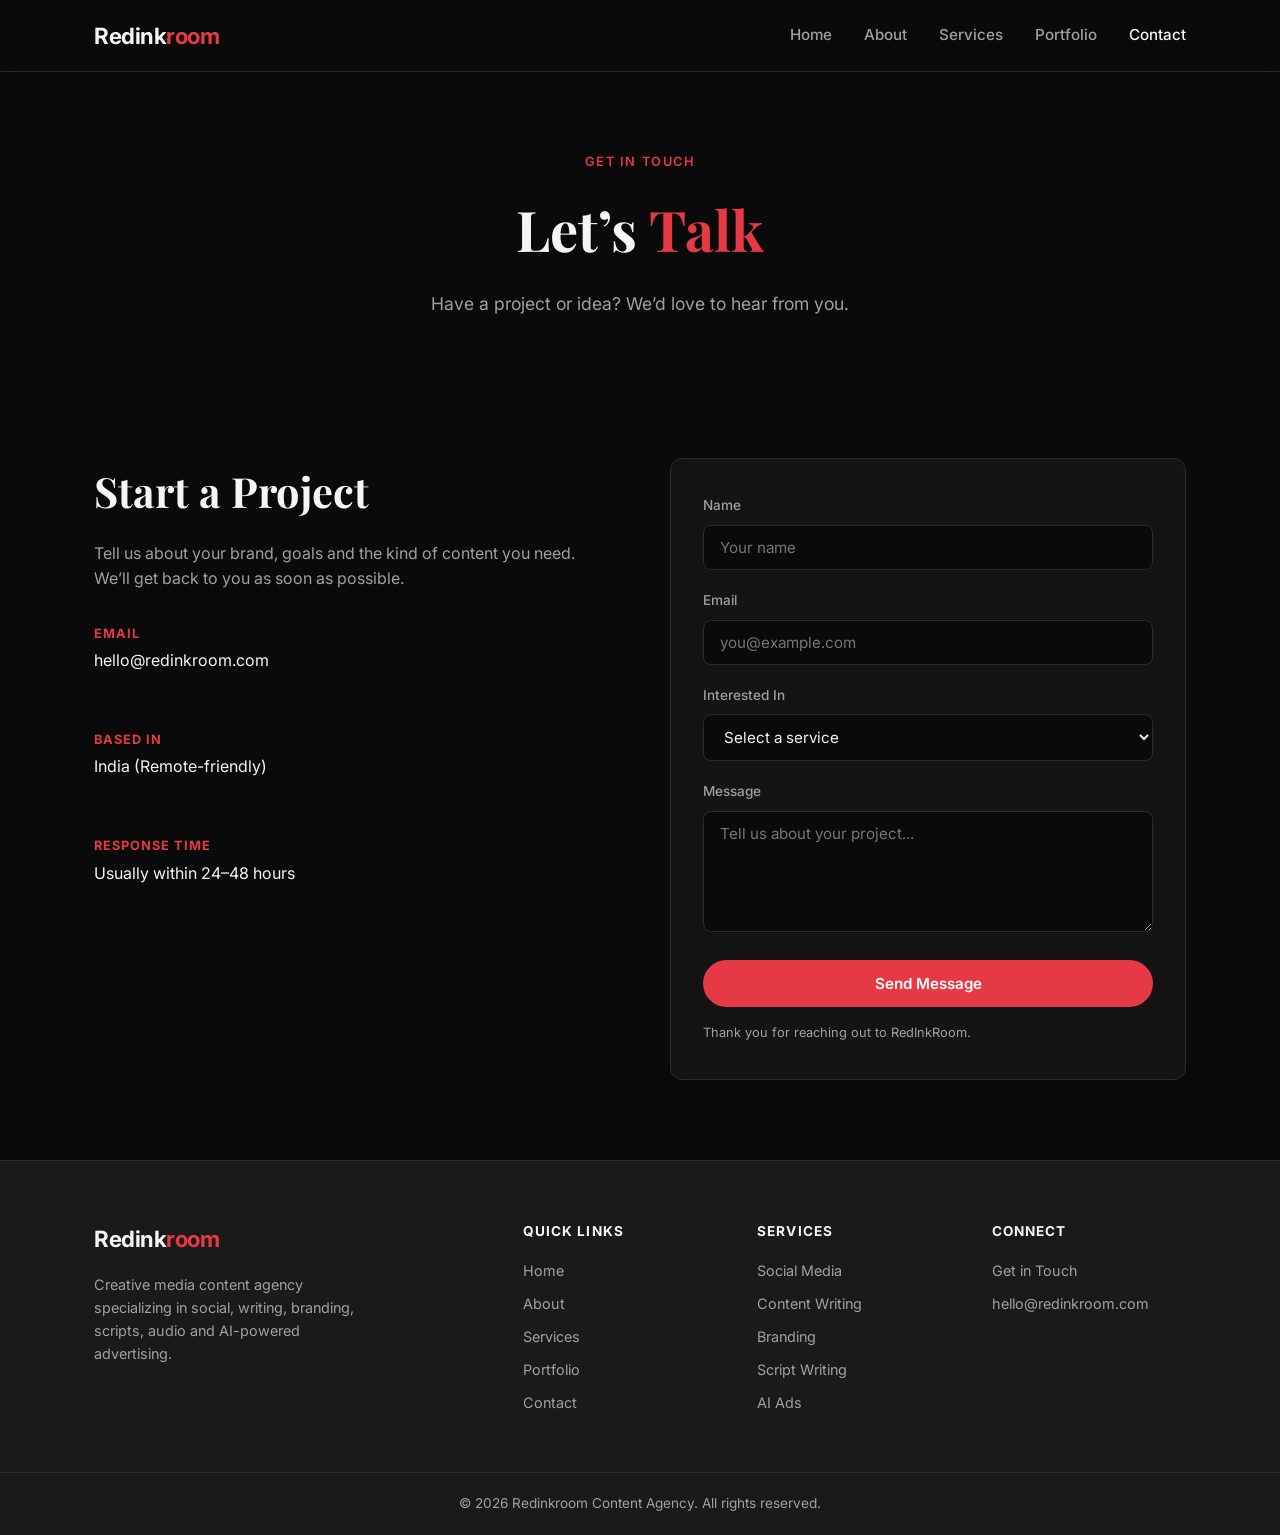
<file: redinkroom-portfolio-category-pages/contact.html>
<!DOCTYPE html>
<html lang="en">
<head>
  <meta charset="UTF-8">
  <meta name="viewport" content="width=device-width, initial-scale=1.0">
  <title>Contact | Redinkroom Content Agency</title>
  <meta name="description" content="Get in touch with Redinkroom Content Agency. Let's discuss your next content project.">
  <link rel="stylesheet" href="styles.css">
  <link rel="preconnect" href="https://fonts.googleapis.com">
  <link rel="preconnect" href="https://fonts.gstatic.com" crossorigin>
  <link href="https://fonts.googleapis.com/css2?family=Inter:wght@300;400;500;600;700;800&family=Playfair+Display:wght@600;700&display=swap" rel="stylesheet">
</head>
<body>
  <header class="header">
    <div class="container nav-container">
      <a href="index.html" class="logo">Redink<span>room</span></a>
      <nav class="nav" id="nav">
        <a href="index.html">Home</a>
        <a href="about.html">About</a>
        <a href="services.html">Services</a>
        <a href="portfolio.html">Portfolio</a>
        <a href="contact.html" class="active">Contact</a>
      </nav>
      <button class="menu-toggle" id="menuToggle" aria-label="Toggle menu">
        <span></span><span></span><span></span>
      </button>
    </div>
  </header>

  <section class="page-hero">
    <div class="container">
      <p class="section-tag">Get in Touch</p>
      <h1>Let’s <span>Talk</span></h1>
      <p class="page-hero-desc">Have a project or idea? We’d love to hear from you.</p>
    </div>
  </section>

  <section class="section">
    <div class="container contact-grid">
      <div class="contact-info">
        <h2>Start a Project</h2>
        <p>Tell us about your brand, goals and the kind of content you need. We’ll get back to you as soon as possible.</p>
        
        <div class="contact-details">
          <div class="contact-item">
            <h4>Email</h4>
            <p><a href="mailto:hello@redinkroom.com">hello@redinkroom.com</a></p>
          </div>
          <div class="contact-item">
            <h4>Based In</h4>
            <p>India (Remote-friendly)</p>
          </div>
          <div class="contact-item">
            <h4>Response Time</h4>
            <p>Usually within 24–48 hours</p>
          </div>
        </div>
      </div>

      <div class="contact-form-wrap">
        <form class="contact-form" name="redinkroom-contact" method="POST" data-netlify="true">
          <input type="hidden" name="form-name" value="redinkroom-contact">
          <div class="form-group">
            <label for="name">Name</label>
            <input type="text" id="name" name="name" required placeholder="Your name">
          </div>
          <div class="form-group">
            <label for="email">Email</label>
            <input type="email" id="email" name="email" required placeholder="you@example.com">
          </div>
          <div class="form-group">
            <label for="service">Interested In</label>
            <select id="service" name="service">
              <option value="">Select a service</option>
              <option value="Social Media Management">Social Media Management</option>
              <option value="Content Writing">Content Writing</option>
              <option value="Branding">Branding</option>
              <option value="Script Writing">Script Writing</option>
              <option value="Jingles">Jingles</option>
              <option value="Ads / AI Ads">Ads / AI Ads</option>
              <option value="Blogging">Blogging</option>
              <option value="Audio Stories">Audio Stories</option>
              <option value="Multiple / Custom">Multiple / Custom Package</option>
            </select>
          </div>
          <div class="form-group">
            <label for="message">Message</label>
            <textarea id="message" name="message" rows="5" required placeholder="Tell us about your project..."></textarea>
          </div>
          <button type="submit" class="btn btn-primary btn-full">Send Message</button>
          <p class="form-note">Thank you for reaching out to RedInkRoom.</p>
        </form>
      </div>
    </div>
  </section>

  <footer class="footer">
    <div class="container footer-grid">
      <div class="footer-brand">
        <a href="index.html" class="logo">Redink<span>room</span></a>
        <p>Creative media content agency specializing in social, writing, branding, scripts, audio and AI-powered advertising.</p>
      </div>
      <div class="footer-links">
        <h4>Quick Links</h4>
        <a href="index.html">Home</a>
        <a href="about.html">About</a>
        <a href="services.html">Services</a>
        <a href="portfolio.html">Portfolio</a>
        <a href="contact.html">Contact</a>
      </div>
      <div class="footer-links">
        <h4>Services</h4>
        <a href="services.html">Social Media</a>
        <a href="services.html">Content Writing</a>
        <a href="services.html">Branding</a>
        <a href="services.html">Script Writing</a>
        <a href="services.html">AI Ads</a>
      </div>
      <div class="footer-links">
        <h4>Connect</h4>
        <a href="contact.html">Get in Touch</a>
        <p class="footer-email">hello@redinkroom.com</p>
      </div>
    </div>
    <div class="footer-bottom">
      <div class="container">
        <p>© 2026 Redinkroom Content Agency. All rights reserved.</p>
      </div>
    </div>
  </footer>

  <script src="script.js"></script>
</body>
</html>
</file>
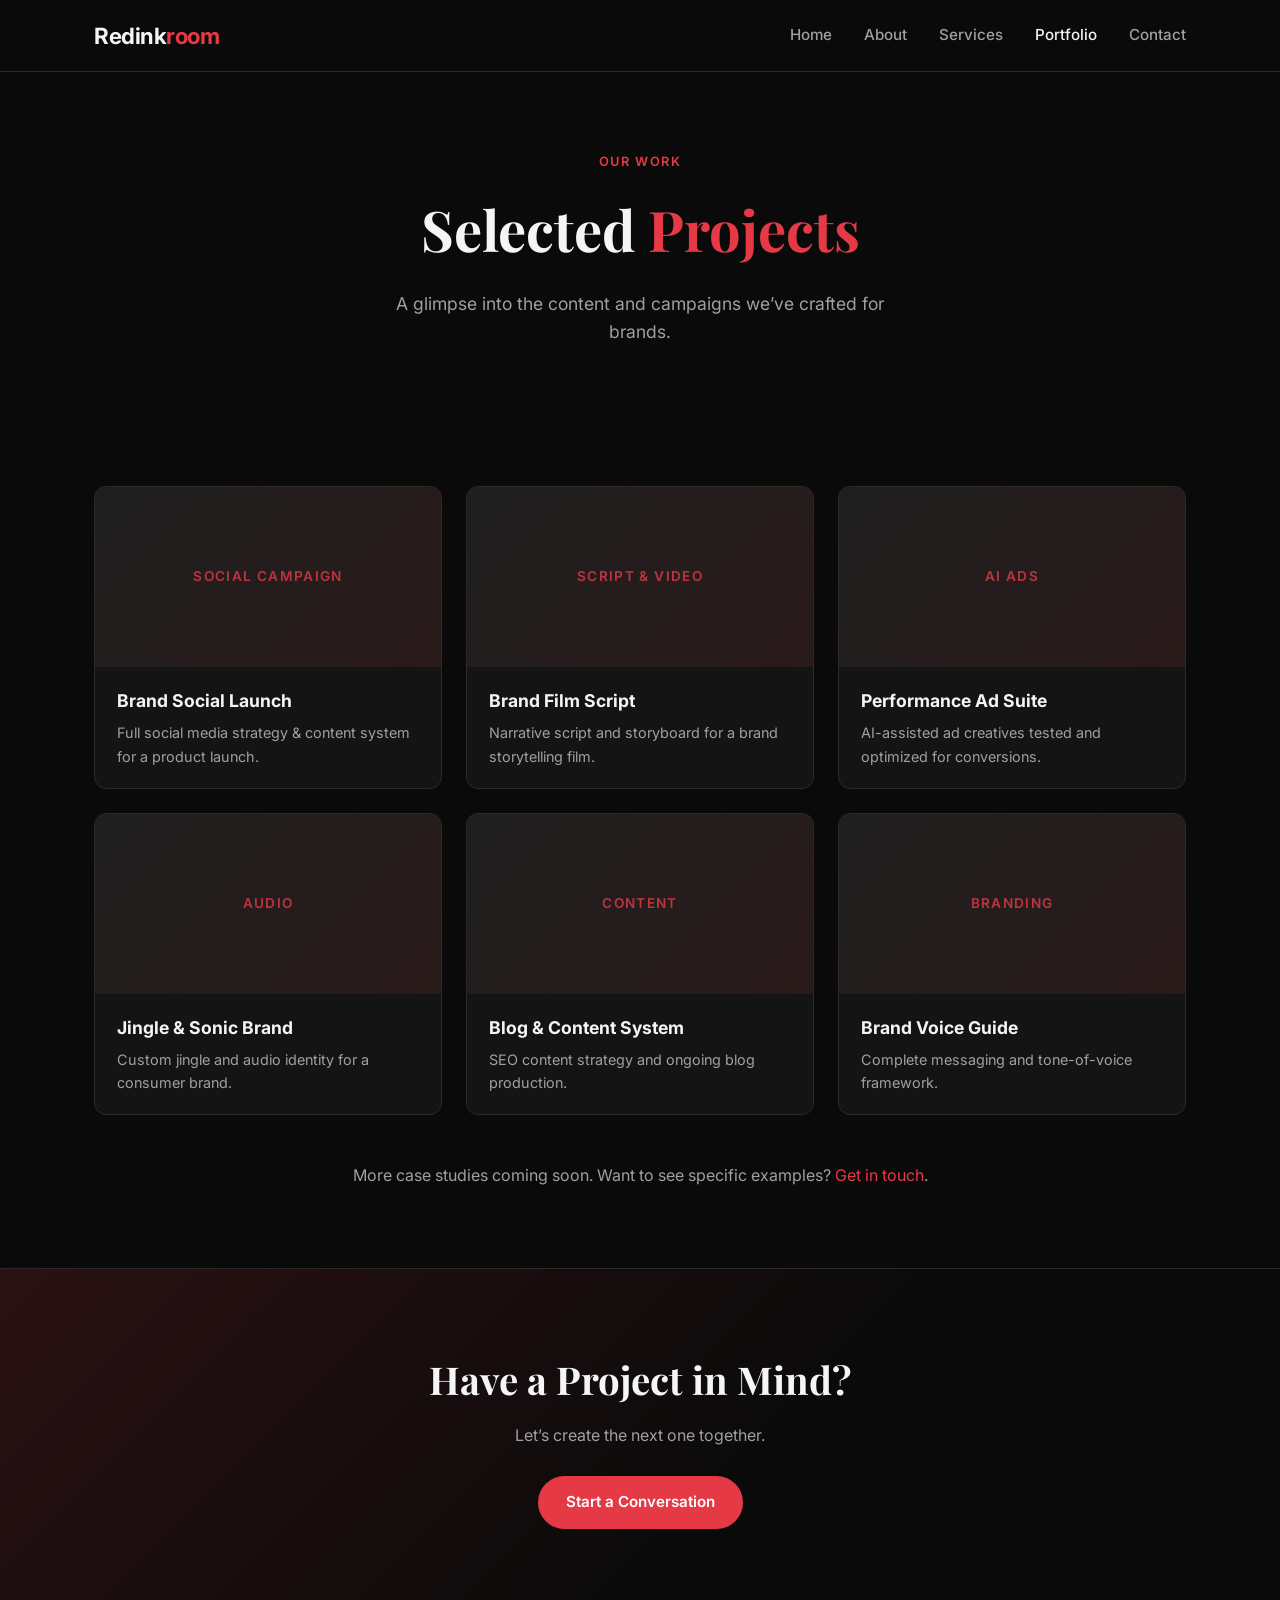
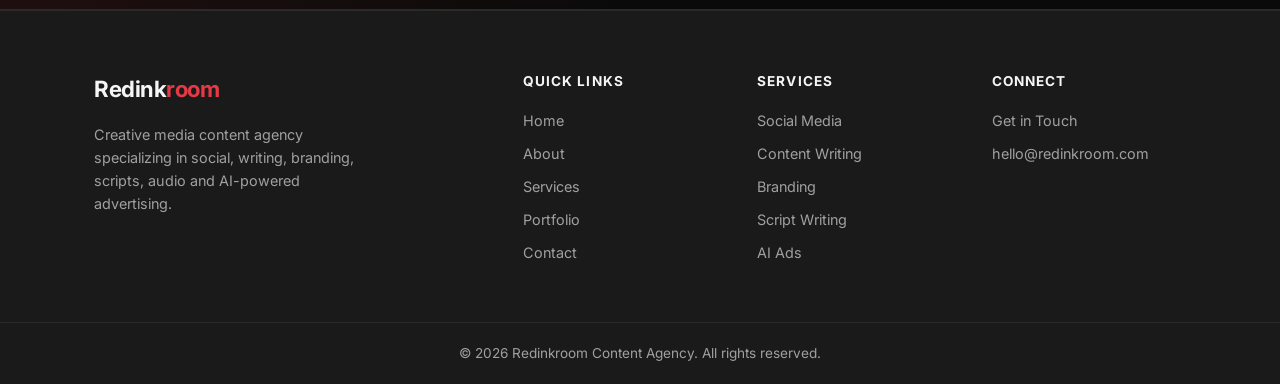
<file: redinkroom-portfolio-category-pages/portfolio.html>
<!DOCTYPE html>
<html lang="en">
<head>
  <meta charset="UTF-8">
  <meta name="viewport" content="width=device-width, initial-scale=1.0">
  <title>Portfolio | Redinkroom Content Agency</title>
  <meta name="description" content="Selected work and projects by Redinkroom Content Agency.">
  <link rel="stylesheet" href="styles.css">
  <link rel="preconnect" href="https://fonts.googleapis.com">
  <link rel="preconnect" href="https://fonts.gstatic.com" crossorigin>
  <link href="https://fonts.googleapis.com/css2?family=Inter:wght@300;400;500;600;700;800&family=Playfair+Display:wght@600;700&display=swap" rel="stylesheet">
</head>
<body>
  <header class="header">
    <div class="container nav-container">
      <a href="index.html" class="logo">Redink<span>room</span></a>
      <nav class="nav" id="nav">
        <a href="index.html">Home</a>
        <a href="about.html">About</a>
        <a href="services.html">Services</a>
        <a href="portfolio.html" class="active">Portfolio</a>
        <a href="contact.html">Contact</a>
      </nav>
      <button class="menu-toggle" id="menuToggle" aria-label="Toggle menu">
        <span></span><span></span><span></span>
      </button>
    </div>
  </header>

  <section class="page-hero">
    <div class="container">
      <p class="section-tag">Our Work</p>
      <h1>Selected <span>Projects</span></h1>
      <p class="page-hero-desc">A glimpse into the content and campaigns we’ve crafted for brands.</p>
    </div>
  </section>

  <section class="section">
    <div class="container">
      <div class="portfolio-grid">
        <a class="portfolio-card-link" href="portfolio/brand-social-launch/"><div class="portfolio-card">
          <div class="portfolio-placeholder">
            <span>Social Campaign</span>
          </div>
          <div class="portfolio-info">
            <h3>Brand Social Launch</h3>
            <p>Full social media strategy & content system for a product launch.</p>
          </div>
        </div></a>
        <a class="portfolio-card-link" href="portfolio/brand-film-script/"><div class="portfolio-card">
          <div class="portfolio-placeholder">
            <span>Script & Video</span>
          </div>
          <div class="portfolio-info">
            <h3>Brand Film Script</h3>
            <p>Narrative script and storyboard for a brand storytelling film.</p>
          </div>
        </div></a>
        <a class="portfolio-card-link" href="portfolio/performance-ad-suite/"><div class="portfolio-card">
          <div class="portfolio-placeholder">
            <span>AI Ads</span>
          </div>
          <div class="portfolio-info">
            <h3>Performance Ad Suite</h3>
            <p>AI-assisted ad creatives tested and optimized for conversions.</p>
          </div>
        </div></a>
        <a class="portfolio-card-link" href="portfolio/jingle-sonic-brand/"><div class="portfolio-card">
          <div class="portfolio-placeholder">
            <span>Audio</span>
          </div>
          <div class="portfolio-info">
            <h3>Jingle & Sonic Brand</h3>
            <p>Custom jingle and audio identity for a consumer brand.</p>
          </div>
        </div></a>
        <a class="portfolio-card-link" href="portfolio/blog-content-system/"><div class="portfolio-card">
          <div class="portfolio-placeholder">
            <span>Content</span>
          </div>
          <div class="portfolio-info">
            <h3>Blog & Content System</h3>
            <p>SEO content strategy and ongoing blog production.</p>
          </div>
        </div></a>
        <a class="portfolio-card-link" href="portfolio/brand-voice-guide/"><div class="portfolio-card">
          <div class="portfolio-placeholder">
            <span>Branding</span>
          </div>
          <div class="portfolio-info">
            <h3>Brand Voice Guide</h3>
            <p>Complete messaging and tone-of-voice framework.</p>
          </div>
        </div></a>
      </div>
      <p class="portfolio-note">More case studies coming soon. Want to see specific examples? <a href="contact.html">Get in touch</a>.</p>
    </div>
  </section>

  <section class="section cta-section">
    <div class="container text-center">
      <h2>Have a Project in Mind?</h2>
      <p>Let’s create the next one together.</p>
      <a href="contact.html" class="btn btn-primary">Start a Conversation</a>
    </div>
  </section>

  <footer class="footer">
    <div class="container footer-grid">
      <div class="footer-brand">
        <a href="index.html" class="logo">Redink<span>room</span></a>
        <p>Creative media content agency specializing in social, writing, branding, scripts, audio and AI-powered advertising.</p>
      </div>
      <div class="footer-links">
        <h4>Quick Links</h4>
        <a href="index.html">Home</a>
        <a href="about.html">About</a>
        <a href="services.html">Services</a>
        <a href="portfolio.html">Portfolio</a>
        <a href="contact.html">Contact</a>
      </div>
      <div class="footer-links">
        <h4>Services</h4>
        <a href="services.html">Social Media</a>
        <a href="services.html">Content Writing</a>
        <a href="services.html">Branding</a>
        <a href="services.html">Script Writing</a>
        <a href="services.html">AI Ads</a>
      </div>
      <div class="footer-links">
        <h4>Connect</h4>
        <a href="contact.html">Get in Touch</a>
        <p class="footer-email">hello@redinkroom.com</p>
      </div>
    </div>
    <div class="footer-bottom">
      <div class="container">
        <p>© 2026 Redinkroom Content Agency. All rights reserved.</p>
      </div>
    </div>
  </footer>

  <script src="script.js"></script>
</body>
</html>
</file>
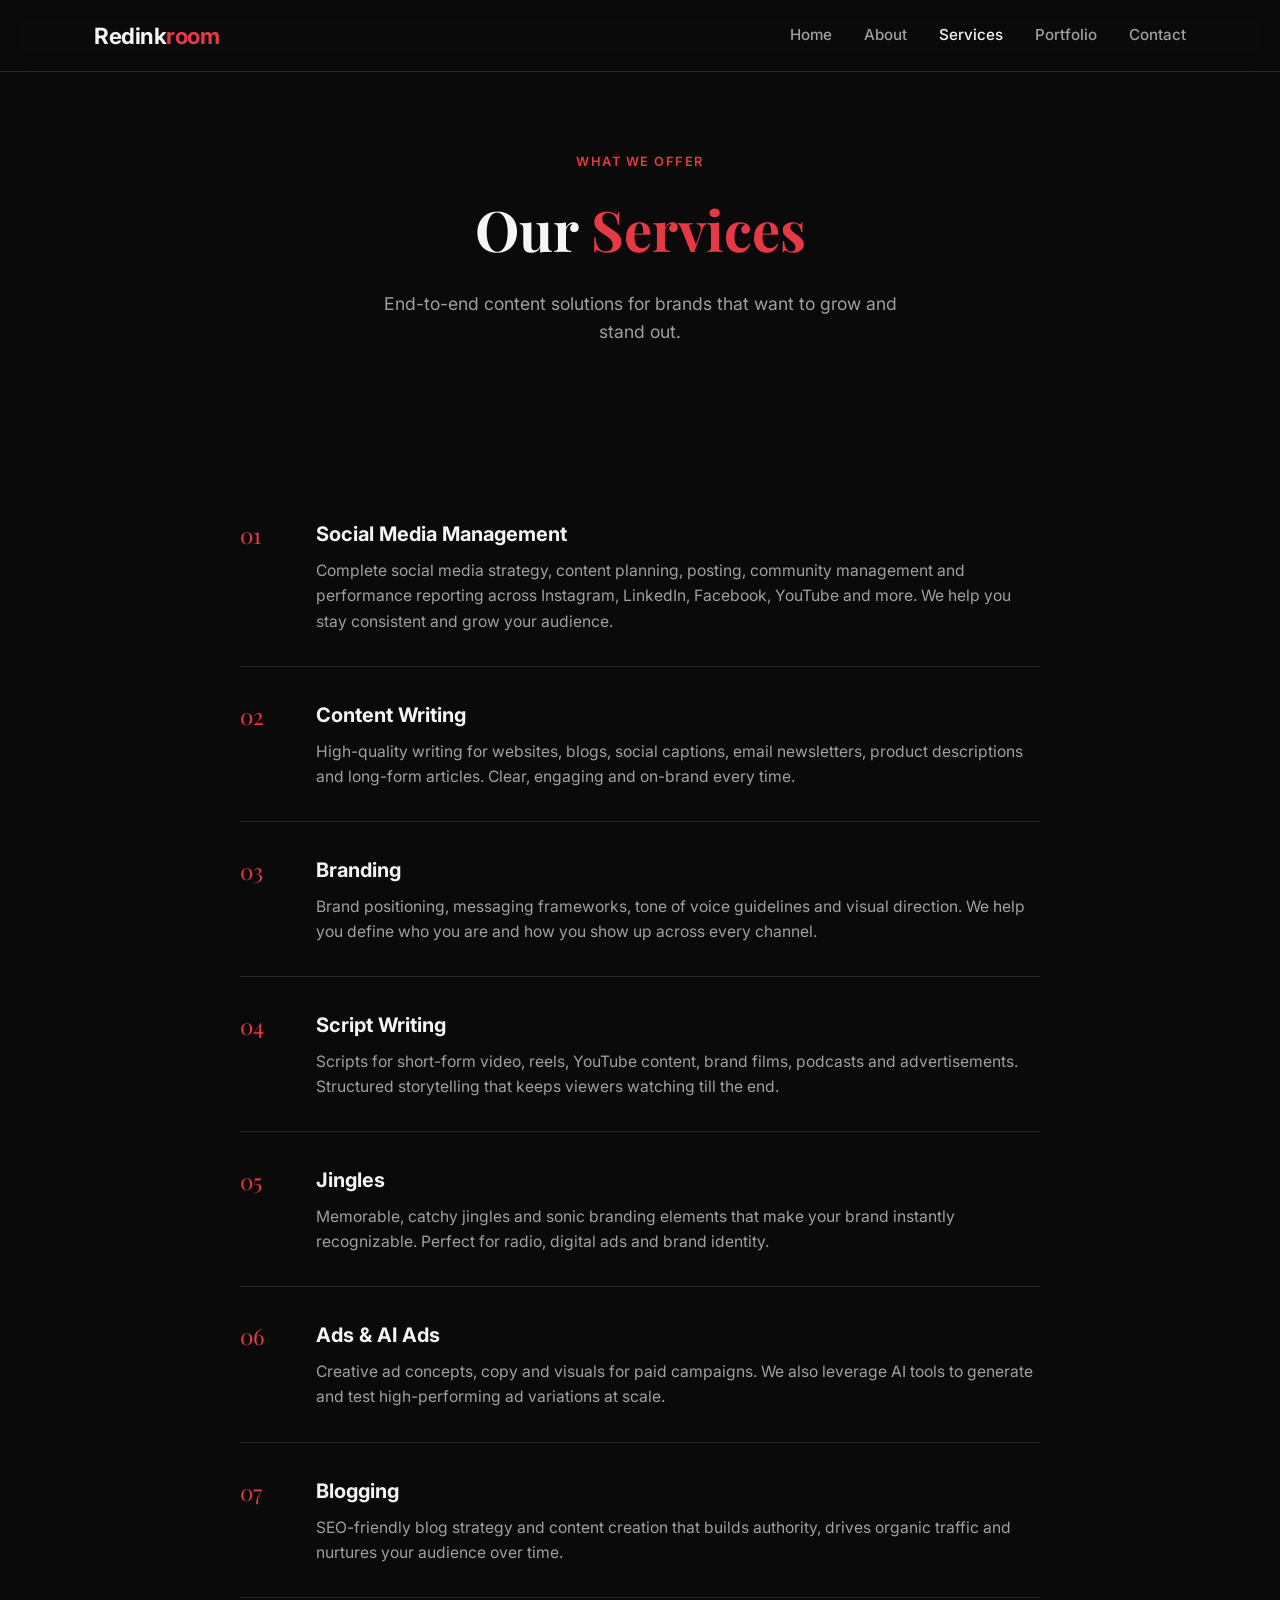
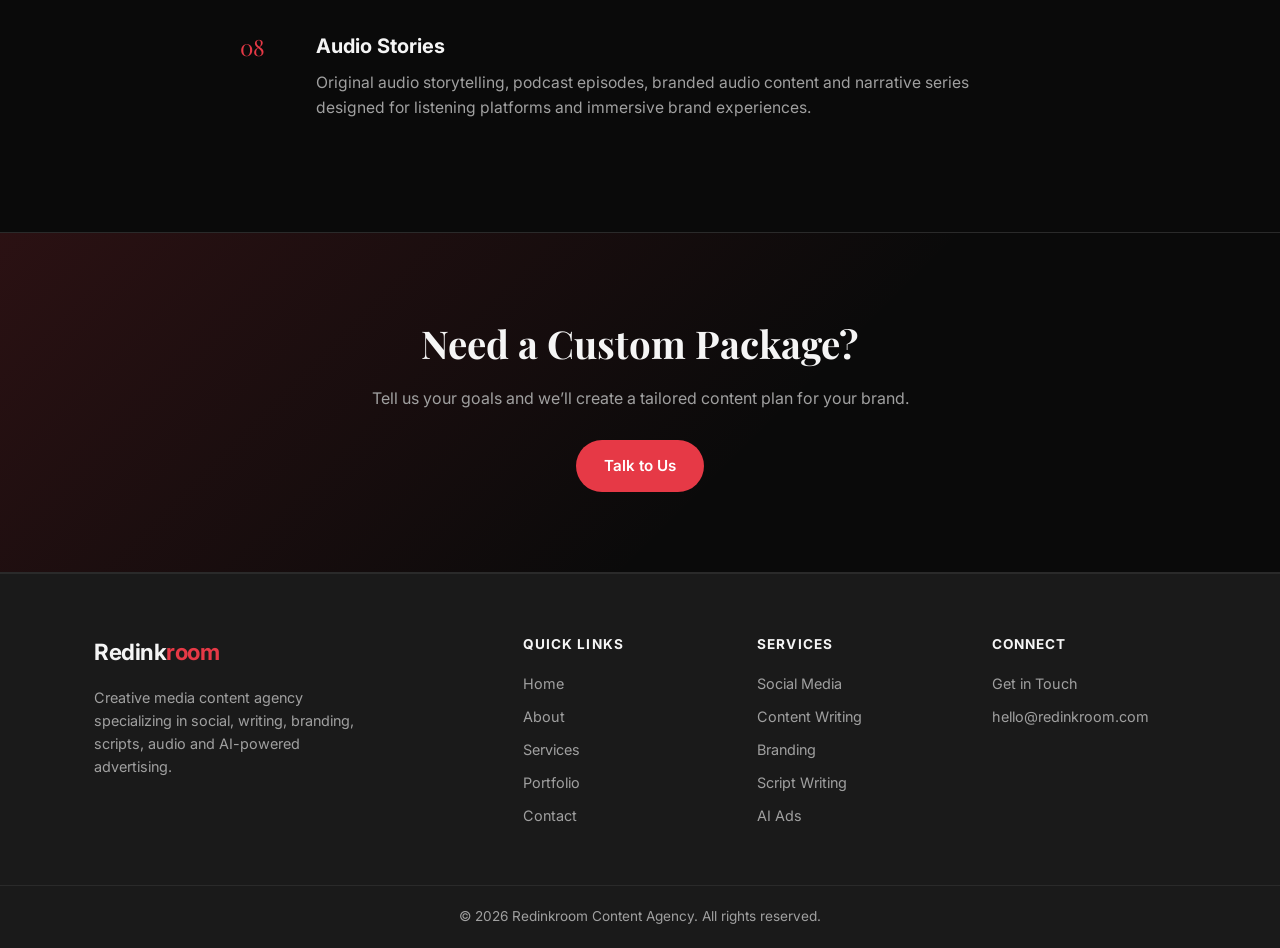
<file: redinkroom-portfolio-category-pages/services.html>
<!DOCTYPE html>
<html lang="en">
<head>
  <meta charset="UTF-8">
  <meta name="viewport" content="width=device-width, initial-scale=1.0">
  <title>Services | Redinkroom Content Agency</title>
  <meta name="description" content="Explore our full range of services: Social Media Management, Content Writing, Branding, Script Writing, Jingles, Ads, AI Ads, Blogging and Audio Stories.">
  <link rel="stylesheet" href="styles.css">
  <link rel="preconnect" href="https://fonts.googleapis.com">
  <link rel="preconnect" href="https://fonts.gstatic.com" crossorigin>
  <link href="https://fonts.googleapis.com/css2?family=Inter:wght@300;400;500;600;700;800&family=Playfair+Display:wght@600;700&display=swap" rel="stylesheet">
</head>
<body>
  <header class="header">
    <div class="container nav-container">
      <a href="index.html" class="logo">Redink<span>room</span></a>
      <nav class="nav" id="nav">
        <a href="index.html">Home</a>
        <a href="about.html">About</a>
        <a href="services.html" class="active">Services</a>
        <a href="portfolio.html">Portfolio</a>
        <a href="contact.html">Contact</a>
      </nav>
      <button class="menu-toggle" id="menuToggle" aria-label="Toggle menu">
        <span></span><span></span><span></span>
      </button>
    </div>
  </header>

  <section class="page-hero">
    <div class="container">
      <p class="section-tag">What We Offer</p>
      <h1>Our <span>Services</span></h1>
      <p class="page-hero-desc">End-to-end content solutions for brands that want to grow and stand out.</p>
    </div>
  </section>

  <section class="section">
    <div class="container">
      <div class="services-list">

        <div class="service-item">
          <div class="service-num">01</div>
          <div class="service-info">
            <h3>Social Media Management</h3>
            <p>Complete social media strategy, content planning, posting, community management and performance reporting across Instagram, LinkedIn, Facebook, YouTube and more. We help you stay consistent and grow your audience.</p>
          </div>
        </div>

        <div class="service-item">
          <div class="service-num">02</div>
          <div class="service-info">
            <h3>Content Writing</h3>
            <p>High-quality writing for websites, blogs, social captions, email newsletters, product descriptions and long-form articles. Clear, engaging and on-brand every time.</p>
          </div>
        </div>

        <div class="service-item">
          <div class="service-num">03</div>
          <div class="service-info">
            <h3>Branding</h3>
            <p>Brand positioning, messaging frameworks, tone of voice guidelines and visual direction. We help you define who you are and how you show up across every channel.</p>
          </div>
        </div>

        <div class="service-item">
          <div class="service-num">04</div>
          <div class="service-info">
            <h3>Script Writing</h3>
            <p>Scripts for short-form video, reels, YouTube content, brand films, podcasts and advertisements. Structured storytelling that keeps viewers watching till the end.</p>
          </div>
        </div>

        <div class="service-item">
          <div class="service-num">05</div>
          <div class="service-info">
            <h3>Jingles</h3>
            <p>Memorable, catchy jingles and sonic branding elements that make your brand instantly recognizable. Perfect for radio, digital ads and brand identity.</p>
          </div>
        </div>

        <div class="service-item">
          <div class="service-num">06</div>
          <div class="service-info">
            <h3>Ads & AI Ads</h3>
            <p>Creative ad concepts, copy and visuals for paid campaigns. We also leverage AI tools to generate and test high-performing ad variations at scale.</p>
          </div>
        </div>

        <div class="service-item">
          <div class="service-num">07</div>
          <div class="service-info">
            <h3>Blogging</h3>
            <p>SEO-friendly blog strategy and content creation that builds authority, drives organic traffic and nurtures your audience over time.</p>
          </div>
        </div>

        <div class="service-item">
          <div class="service-num">08</div>
          <div class="service-info">
            <h3>Audio Stories</h3>
            <p>Original audio storytelling, podcast episodes, branded audio content and narrative series designed for listening platforms and immersive brand experiences.</p>
          </div>
        </div>

      </div>
    </div>
  </section>

  <section class="section cta-section">
    <div class="container text-center">
      <h2>Need a Custom Package?</h2>
      <p>Tell us your goals and we’ll create a tailored content plan for your brand.</p>
      <a href="contact.html" class="btn btn-primary">Talk to Us</a>
    </div>
  </section>

  <footer class="footer">
    <div class="container footer-grid">
      <div class="footer-brand">
        <a href="index.html" class="logo">Redink<span>room</span></a>
        <p>Creative media content agency specializing in social, writing, branding, scripts, audio and AI-powered advertising.</p>
      </div>
      <div class="footer-links">
        <h4>Quick Links</h4>
        <a href="index.html">Home</a>
        <a href="about.html">About</a>
        <a href="services.html">Services</a>
        <a href="portfolio.html">Portfolio</a>
        <a href="contact.html">Contact</a>
      </div>
      <div class="footer-links">
        <h4>Services</h4>
        <a href="services.html">Social Media</a>
        <a href="services.html">Content Writing</a>
        <a href="services.html">Branding</a>
        <a href="services.html">Script Writing</a>
        <a href="services.html">AI Ads</a>
      </div>
      <div class="footer-links">
        <h4>Connect</h4>
        <a href="contact.html">Get in Touch</a>
        <p class="footer-email">hello@redinkroom.com</p>
      </div>
    </div>
    <div class="footer-bottom">
      <div class="container">
        <p>© 2026 Redinkroom Content Agency. All rights reserved.</p>
      </div>
    </div>
  </footer>

  <script src="script.js"></script>
</body>
</html>
</file>
<file: redinkroom-portfolio-category-pages/styles.css>
/* ===== CSS Variables ===== */
:root {
  --bg: #0a0a0a;
  --bg-card: #141414;
  --bg-elevated: #1a1a1a;
  --text: #f5f5f5;
  --text-muted: #a0a0a0;
  --accent: #e63946;
  --accent-hover: #ff4d5a;
  --border: #2a2a2a;
  --radius: 12px;
  --radius-sm: 8px;
  --font: 'Inter', system-ui, sans-serif;
  --font-display: 'Playfair Display', Georgia, serif;
  --max-width: 1140px;
  --header-h: 72px;
}

/* ===== Reset & Base ===== */
*, *::before, *::after { box-sizing: border-box; margin: 0; padding: 0; }
html { scroll-behavior: smooth; }
body {
  font-family: var(--font);
  background: var(--bg);
  color: var(--text);
  line-height: 1.6;
  -webkit-font-smoothing: antialiased;
}
img { max-width: 100%; display: block; }
a { color: inherit; text-decoration: none; }
ul { list-style: none; }
button, input, select, textarea { font-family: inherit; }

.container {
  width: 100%;
  max-width: var(--max-width);
  margin: 0 auto;
  padding: 0 24px;
}

.text-center { text-align: center; }
.mt-40 { margin-top: 40px; }

/* ===== Header ===== */
.header {
  position: fixed;
  top: 0;
  left: 0;
  right: 0;
  height: var(--header-h);
  background: rgba(10, 10, 10, 0.9);
  backdrop-filter: blur(12px);
  border-bottom: 1px solid var(--border);
  z-index: 1000;
}
.nav-container {
  display: flex;
  align-items: center;
  justify-content: space-between;
  height: 100%;
}
.logo {
  font-size: 1.4rem;
  font-weight: 700;
  letter-spacing: -0.02em;
}
.logo span { color: var(--accent); }

.nav {
  display: flex;
  gap: 32px;
}
.nav a {
  font-size: 0.95rem;
  font-weight: 500;
  color: var(--text-muted);
  transition: color 0.2s;
}
.nav a:hover,
.nav a.active { color: var(--text); }

.menu-toggle {
  display: none;
  flex-direction: column;
  gap: 5px;
  background: none;
  border: none;
  cursor: pointer;
  padding: 4px;
}
.menu-toggle span {
  display: block;
  width: 22px;
  height: 2px;
  background: var(--text);
  transition: 0.3s;
}

/* ===== Buttons ===== */
.btn {
  display: inline-flex;
  align-items: center;
  justify-content: center;
  padding: 14px 28px;
  font-size: 0.95rem;
  font-weight: 600;
  border-radius: 50px;
  transition: all 0.25s ease;
  cursor: pointer;
  border: none;
}
.btn-primary {
  background: var(--accent);
  color: #fff;
}
.btn-primary:hover {
  background: var(--accent-hover);
  transform: translateY(-2px);
}
.btn-outline {
  background: transparent;
  color: var(--text);
  border: 1.5px solid var(--border);
}
.btn-outline:hover {
  border-color: var(--accent);
  color: var(--accent);
}
.btn-full { width: 100%; }

/* ===== Hero ===== */
.hero {
  position: relative;
  min-height: 100vh;
  display: flex;
  align-items: center;
  padding-top: var(--header-h);
  overflow: hidden;
}
.hero-overlay {
  position: absolute;
  inset: 0;
  background: radial-gradient(ellipse at 70% 30%, rgba(230, 57, 70, 0.12) 0%, transparent 55%);
  pointer-events: none;
}
.hero-content {
  position: relative;
  z-index: 1;
  max-width: 720px;
  padding: 80px 24px;
}
.hero-tag {
  font-size: 0.85rem;
  font-weight: 600;
  text-transform: uppercase;
  letter-spacing: 0.12em;
  color: var(--accent);
  margin-bottom: 16px;
}
.hero h1 {
  font-family: var(--font-display);
  font-size: clamp(2.6rem, 6vw, 4.2rem);
  font-weight: 700;
  line-height: 1.15;
  letter-spacing: -0.02em;
  margin-bottom: 24px;
}
.hero h1 span { color: var(--accent); }
.hero-desc {
  font-size: 1.15rem;
  color: var(--text-muted);
  max-width: 540px;
  margin-bottom: 36px;
}
.hero-btns {
  display: flex;
  flex-wrap: wrap;
  gap: 16px;
}

/* ===== Page Hero ===== */
.page-hero {
  padding: calc(var(--header-h) + 80px) 0 60px;
  text-align: center;
}
.page-hero h1 {
  font-family: var(--font-display);
  font-size: clamp(2.4rem, 5vw, 3.5rem);
  margin-bottom: 16px;
}
.page-hero h1 span { color: var(--accent); }
.page-hero-desc {
  color: var(--text-muted);
  font-size: 1.1rem;
  max-width: 520px;
  margin: 0 auto;
}

/* ===== Sections ===== */
.section {
  padding: 80px 0;
}
.section-header {
  text-align: center;
  max-width: 600px;
  margin: 0 auto 56px;
}
.section-tag {
  font-size: 0.8rem;
  font-weight: 600;
  text-transform: uppercase;
  letter-spacing: 0.12em;
  color: var(--accent);
  margin-bottom: 12px;
}
.section-header h2,
.about-text h2,
.contact-info h2 {
  font-family: var(--font-display);
  font-size: clamp(1.9rem, 4vw, 2.6rem);
  margin-bottom: 16px;
}
.section-desc {
  color: var(--text-muted);
  font-size: 1.05rem;
}

/* ===== Services Preview Grid ===== */
.services-grid {
  display: grid;
  grid-template-columns: repeat(auto-fit, minmax(280px, 1fr));
  gap: 24px;
}
.service-card {
  background: var(--bg-card);
  border: 1px solid var(--border);
  border-radius: var(--radius);
  padding: 32px 28px;
  transition: border-color 0.25s, transform 0.25s;
}
.service-card:hover {
  border-color: var(--accent);
  transform: translateY(-4px);
}
.service-icon {
  font-size: 1.8rem;
  margin-bottom: 16px;
}
.service-card h3 {
  font-size: 1.15rem;
  font-weight: 600;
  margin-bottom: 10px;
}
.service-card p {
  color: var(--text-muted);
  font-size: 0.95rem;
}

/* ===== Why Us ===== */
.why-us { background: var(--bg-elevated); }
.why-grid {
  display: grid;
  grid-template-columns: 1fr 1fr;
  gap: 60px;
  align-items: center;
}
.why-content p {
  color: var(--text-muted);
  margin-bottom: 24px;
}
.why-list {
  margin-bottom: 32px;
}
.why-list li {
  position: relative;
  padding-left: 24px;
  margin-bottom: 10px;
  color: var(--text-muted);
}
.why-list li::before {
  content: '';
  position: absolute;
  left: 0;
  top: 10px;
  width: 8px;
  height: 8px;
  background: var(--accent);
  border-radius: 50%;
}
.why-stats {
  display: grid;
  grid-template-columns: 1fr 1fr;
  gap: 20px;
}
.stat-box {
  background: var(--bg-card);
  border: 1px solid var(--border);
  border-radius: var(--radius);
  padding: 28px 20px;
  text-align: center;
}
.stat-box h3 {
  font-family: var(--font-display);
  font-size: 2.2rem;
  color: var(--accent);
  margin-bottom: 4px;
}
.stat-box p {
  font-size: 0.9rem;
  color: var(--text-muted);
}

/* ===== CTA ===== */
.cta-section {
  background: linear-gradient(135deg, rgba(230, 57, 70, 0.15) 0%, transparent 60%);
  border-top: 1px solid var(--border);
  border-bottom: 1px solid var(--border);
}
.cta-section h2 {
  font-family: var(--font-display);
  font-size: clamp(1.8rem, 4vw, 2.4rem);
  margin-bottom: 12px;
}
.cta-section p {
  color: var(--text-muted);
  margin-bottom: 28px;
}

/* ===== About ===== */
.about-content {
  display: grid;
  grid-template-columns: 1fr 1fr;
  gap: 60px;
}
.about-text p {
  color: var(--text-muted);
  margin-bottom: 18px;
}
.about-values {
  display: grid;
  grid-template-columns: 1fr 1fr;
  gap: 20px;
}
.value-card {
  background: var(--bg-card);
  border: 1px solid var(--border);
  border-radius: var(--radius);
  padding: 24px;
}
.value-card h3 {
  font-size: 1.05rem;
  margin-bottom: 8px;
}
.value-card p {
  color: var(--text-muted);
  font-size: 0.9rem;
}

/* ===== Services List ===== */
.services-list {
  max-width: 800px;
  margin: 0 auto;
}
.service-item {
  display: flex;
  gap: 28px;
  padding: 32px 0;
  border-bottom: 1px solid var(--border);
}
.service-item:last-child { border-bottom: none; }
.service-num {
  font-family: var(--font-display);
  font-size: 1.4rem;
  color: var(--accent);
  min-width: 48px;
}
.service-info h3 {
  font-size: 1.25rem;
  margin-bottom: 8px;
}
.service-info p {
  color: var(--text-muted);
  font-size: 0.98rem;
}

/* ===== Portfolio ===== */
.portfolio-grid {
  display: grid;
  grid-template-columns: repeat(auto-fit, minmax(300px, 1fr));
  gap: 24px;
}
.portfolio-card {
  background: var(--bg-card);
  border: 1px solid var(--border);
  border-radius: var(--radius);
  overflow: hidden;
  transition: border-color 0.25s, transform 0.25s;
}
.portfolio-card:hover {
  border-color: var(--accent);
  transform: translateY(-4px);
}
.portfolio-placeholder {
  height: 180px;
  background: linear-gradient(135deg, #1f1f1f, #2a1a1a);
  display: flex;
  align-items: center;
  justify-content: center;
}
.portfolio-placeholder span {
  font-size: 0.85rem;
  font-weight: 600;
  text-transform: uppercase;
  letter-spacing: 0.1em;
  color: var(--accent);
  opacity: 0.8;
}
.portfolio-info {
  padding: 20px 22px;
}
.portfolio-info h3 {
  font-size: 1.1rem;
  margin-bottom: 6px;
}
.portfolio-info p {
  color: var(--text-muted);
  font-size: 0.9rem;
}
.portfolio-note {
  text-align: center;
  margin-top: 48px;
  color: var(--text-muted);
}
.portfolio-note a { color: var(--accent); }

/* ===== Contact ===== */
.contact-grid {
  display: grid;
  grid-template-columns: 1fr 1fr;
  gap: 60px;
  align-items: start;
}
.contact-info p {
  color: var(--text-muted);
  margin-bottom: 32px;
}
.contact-details {
  display: flex;
  flex-direction: column;
  gap: 24px;
}
.contact-item h4 {
  font-size: 0.8rem;
  text-transform: uppercase;
  letter-spacing: 0.08em;
  color: var(--accent);
  margin-bottom: 4px;
}
.contact-item p,
.contact-item a {
  color: var(--text);
}
.contact-item a:hover { color: var(--accent); }

.contact-form-wrap {
  background: var(--bg-card);
  border: 1px solid var(--border);
  border-radius: var(--radius);
  padding: 36px 32px;
}
.form-group {
  margin-bottom: 20px;
}
.form-group label {
  display: block;
  font-size: 0.85rem;
  font-weight: 500;
  margin-bottom: 8px;
  color: var(--text-muted);
}
.form-group input,
.form-group select,
.form-group textarea {
  width: 100%;
  padding: 12px 16px;
  background: var(--bg);
  border: 1px solid var(--border);
  border-radius: var(--radius-sm);
  color: var(--text);
  font-size: 0.95rem;
  transition: border-color 0.2s;
}
.form-group input:focus,
.form-group select:focus,
.form-group textarea:focus {
  outline: none;
  border-color: var(--accent);
}
.form-group textarea { resize: vertical; min-height: 120px; }
.form-note {
  margin-top: 16px;
  font-size: 0.8rem;
  color: var(--text-muted);
}

/* ===== Footer ===== */
.footer {
  background: var(--bg-elevated);
  border-top: 1px solid var(--border);
  padding-top: 60px;
}
.footer-grid {
  display: grid;
  grid-template-columns: 2fr 1fr 1fr 1fr;
  gap: 40px;
  padding-bottom: 48px;
}
.footer-brand p {
  color: var(--text-muted);
  font-size: 0.9rem;
  margin-top: 16px;
  max-width: 280px;
}
.footer-links h4 {
  font-size: 0.85rem;
  text-transform: uppercase;
  letter-spacing: 0.08em;
  margin-bottom: 16px;
  color: var(--text);
}
.footer-links a {
  display: block;
  color: var(--text-muted);
  font-size: 0.9rem;
  margin-bottom: 10px;
  transition: color 0.2s;
}
.footer-links a:hover { color: var(--accent); }
.footer-email {
  color: var(--text-muted);
  font-size: 0.9rem;
}
.footer-bottom {
  border-top: 1px solid var(--border);
  padding: 20px 0;
}
.footer-bottom p {
  font-size: 0.85rem;
  color: var(--text-muted);
  text-align: center;
}

/* ===== Responsive ===== */
@media (max-width: 900px) {
  .why-grid,
  .about-content,
  .contact-grid {
    grid-template-columns: 1fr;
    gap: 40px;
  }
  .footer-grid {
    grid-template-columns: 1fr 1fr;
  }
}

@media (max-width: 768px) {
  .nav {
    position: fixed;
    top: var(--header-h);
    left: 0;
    right: 0;
    background: var(--bg);
    flex-direction: column;
    padding: 24px;
    gap: 20px;
    border-bottom: 1px solid var(--border);
    transform: translateY(-120%);
    opacity: 0;
    transition: 0.3s ease;
    pointer-events: none;
  }
  .nav.open {
    transform: translateY(0);
    opacity: 1;
    pointer-events: auto;
  }
  .menu-toggle { display: flex; }
  .hero-content { padding: 60px 24px; }
  .section { padding: 60px 0; }
  .service-item { flex-direction: column; gap: 8px; }
  .about-values { grid-template-columns: 1fr; }
  .footer-grid { grid-template-columns: 1fr; gap: 32px; }
}

@media (max-width: 480px) {
  .hero-btns { flex-direction: column; }
  .btn { width: 100%; }
  .why-stats { grid-template-columns: 1fr; }
}


/* Portfolio category navigation and sample cards */
.portfolio-card-link {
  display: block;
  color: inherit;
  text-decoration: none;
  border-radius: inherit;
}
.portfolio-card-link:focus-visible {
  outline: 2px solid currentColor;
  outline-offset: 5px;
}
.portfolio-card-link .portfolio-card {
  height: 100%;
  transition: transform 180ms ease, box-shadow 180ms ease;
}
.portfolio-card-link:hover .portfolio-card,
.portfolio-card-link:focus-visible .portfolio-card {
  transform: translateY(-3px);
}
.category-page {
  max-width: 1100px;
  margin: 0 auto;
  padding: 48px 24px 80px;
}
.category-intro {
  max-width: 760px;
  margin: 0 auto 36px;
  text-align: center;
}
.category-intro h1 {
  margin-bottom: 14px;
}
.category-intro p {
  line-height: 1.7;
}
.category-back-link {
  display: inline-block;
  margin-bottom: 22px;
  text-decoration: none;
}
.category-samples {
  display: grid;
  grid-template-columns: repeat(auto-fit, minmax(min(100%, 270px), 1fr));
  gap: 22px;
}
.sample-card {
  padding: 24px;
  border: 1px solid rgba(128, 128, 128, 0.3);
  border-radius: 14px;
}
.sample-card h2 {
  margin-top: 0;
}
.sample-card p {
  line-height: 1.65;
}
.sample-meta {
  font-size: 0.9rem;
  opacity: 0.75;
}
.sample-link {
  display: inline-block;
  margin-top: 8px;
}
.category-empty-state {
  padding: 34px 24px;
  border: 1px dashed rgba(128, 128, 128, 0.5);
  border-radius: 14px;
  text-align: center;
  line-height: 1.7;
}
.category-template-note {
  margin-top: 28px;
  font-size: 0.92rem;
  opacity: 0.78;
}.project-gallery {
  display: grid;
  grid-template-columns: repeat(2, minmax(0, 1fr));
  gap: 20px;
  margin-top: 20px;
}

.project-gallery img {
  display: block;
  width: 100%;
  height: auto;
  border-radius: 12px;
}

@media (max-width: 600px) {
  .project-gallery {
    grid-template-columns: 1fr;
  }
}
</file>
